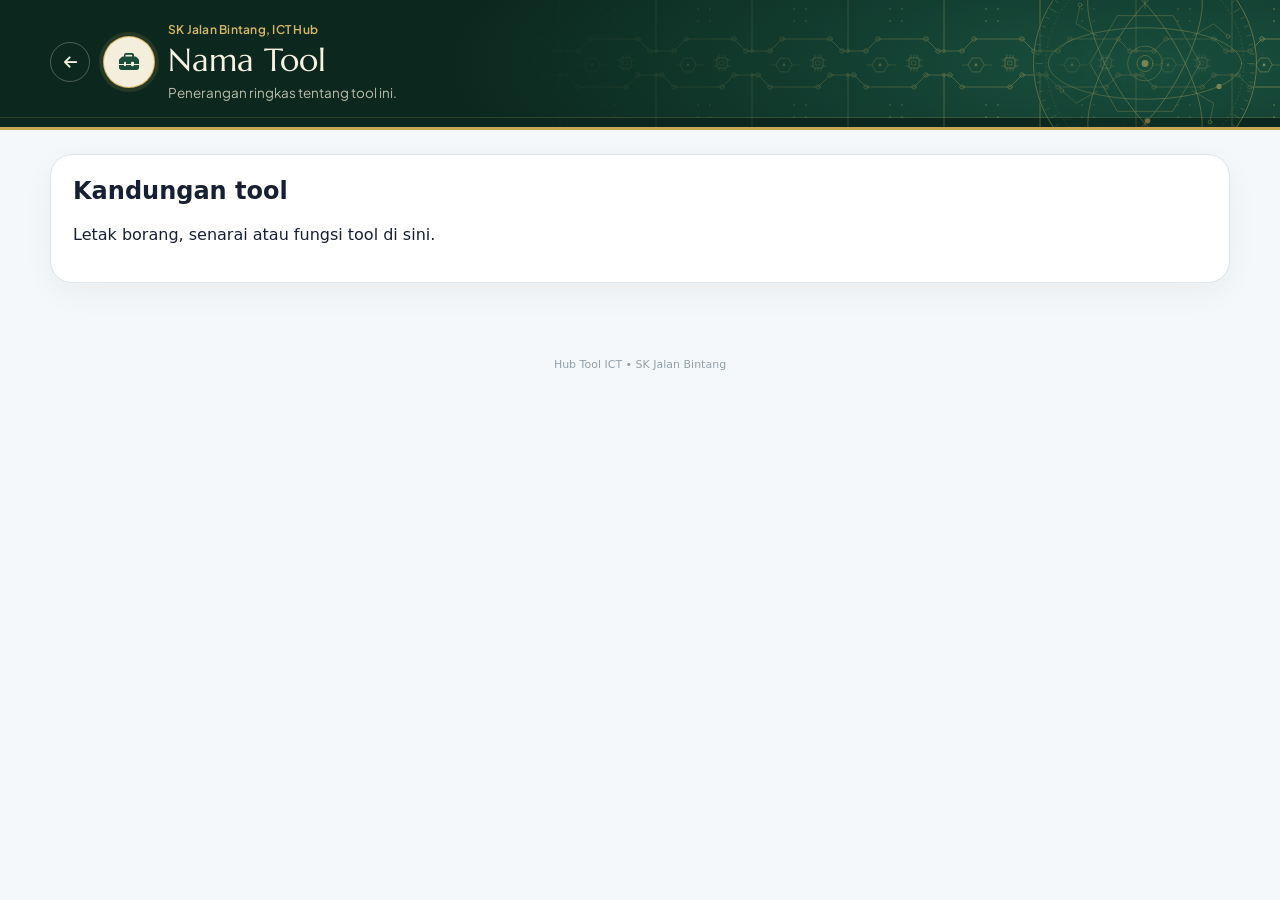
<file: _template-tool.html>
<!DOCTYPE html>
<html lang="ms">
<head>
<script src="./site-config.js"></script>
<meta charset="UTF-8">
<meta name="viewport" content="width=device-width, initial-scale=1.0, viewport-fit=cover">
<meta name="theme-color" content="#071a16">
<title>Nama Tool • Hub Tool ICT</title>
<link rel="icon" href="data:,">
<!-- Header bersama ICT HUB: WAJIB untuk setiap tool -->
<script src="ict-header.js"></script>
<!--
  TEMPLAT TOOL BAHARU ICT HUB
  1. Salin fail ini dan namakan semula (contoh: kehadiran.html).
  2. Tukar <title> dan atribut <ict-header> di bawah.
     Ikon: https://fontawesome.com/search?ic=free (contoh "fa-solid fa-clipboard-check")
  3. Tulis kandungan tool dalam <main>.
  4. Tambah tool di Panel Pentadbir ICT HUB, jenis URL:
     https://skjalanbintang.github.io/destarx/kehadiran.html
  Jangan letak butang log keluar dalam header.
-->
<style>
  * { box-sizing:border-box; }
  body {
    margin:0; background:#f5f8fa; color:#172033;
    font-family:Inter,ui-sans-serif,system-ui,-apple-system,BlinkMacSystemFont,"Segoe UI",sans-serif;
  }
  main { width:min(1180px,calc(100% - 32px)); margin:24px auto 50px; }
  .card {
    background:#fff; border:1px solid #dce5eb; border-radius:22px; padding:22px;
    box-shadow:0 10px 30px #18314d0d;
  }
  .footer { text-align:center; color:#91a0ae; font-size:11px; padding:25px; }
</style>
</head>
<body>

<ict-header
  icon="fa-solid fa-toolbox"
  title="Nama Tool"
  subtitle="Penerangan ringkas tentang tool ini.">
</ict-header>

<main>
  <section class="card">
    <h2 style="margin-top:0">Kandungan tool</h2>
    <p>Letak borang, senarai atau fungsi tool di sini.</p>
  </section>
</main>

<div class="footer">Hub Tool ICT • SK Jalan Bintang</div>

<!--
  Jika tool perlu log masuk guru (Firebase), selepas guru disahkan panggil:
    ICTHeader.setUser(namaGuru, "GURU");   // atau "ADMIN"
  Rujuk aktiviti.html sebagai contoh lengkap.
-->
</body>
</html>
</file>
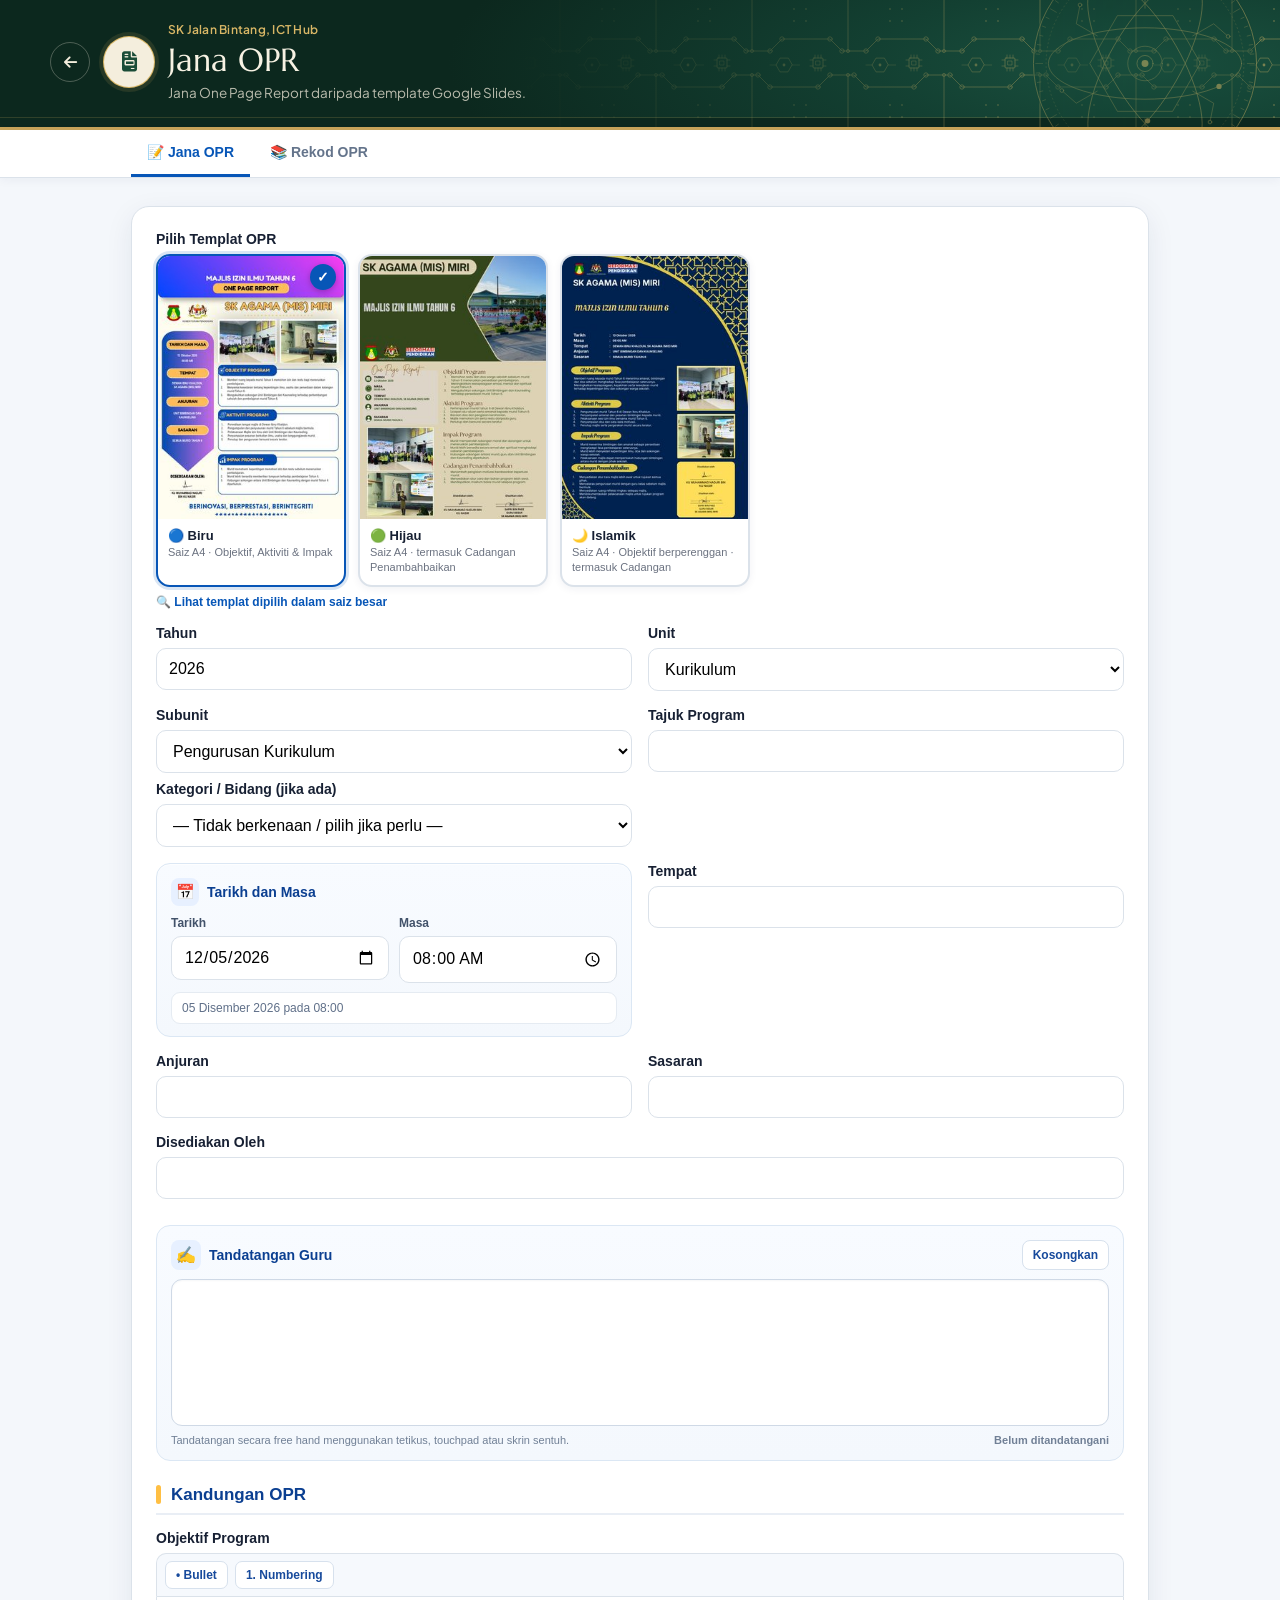
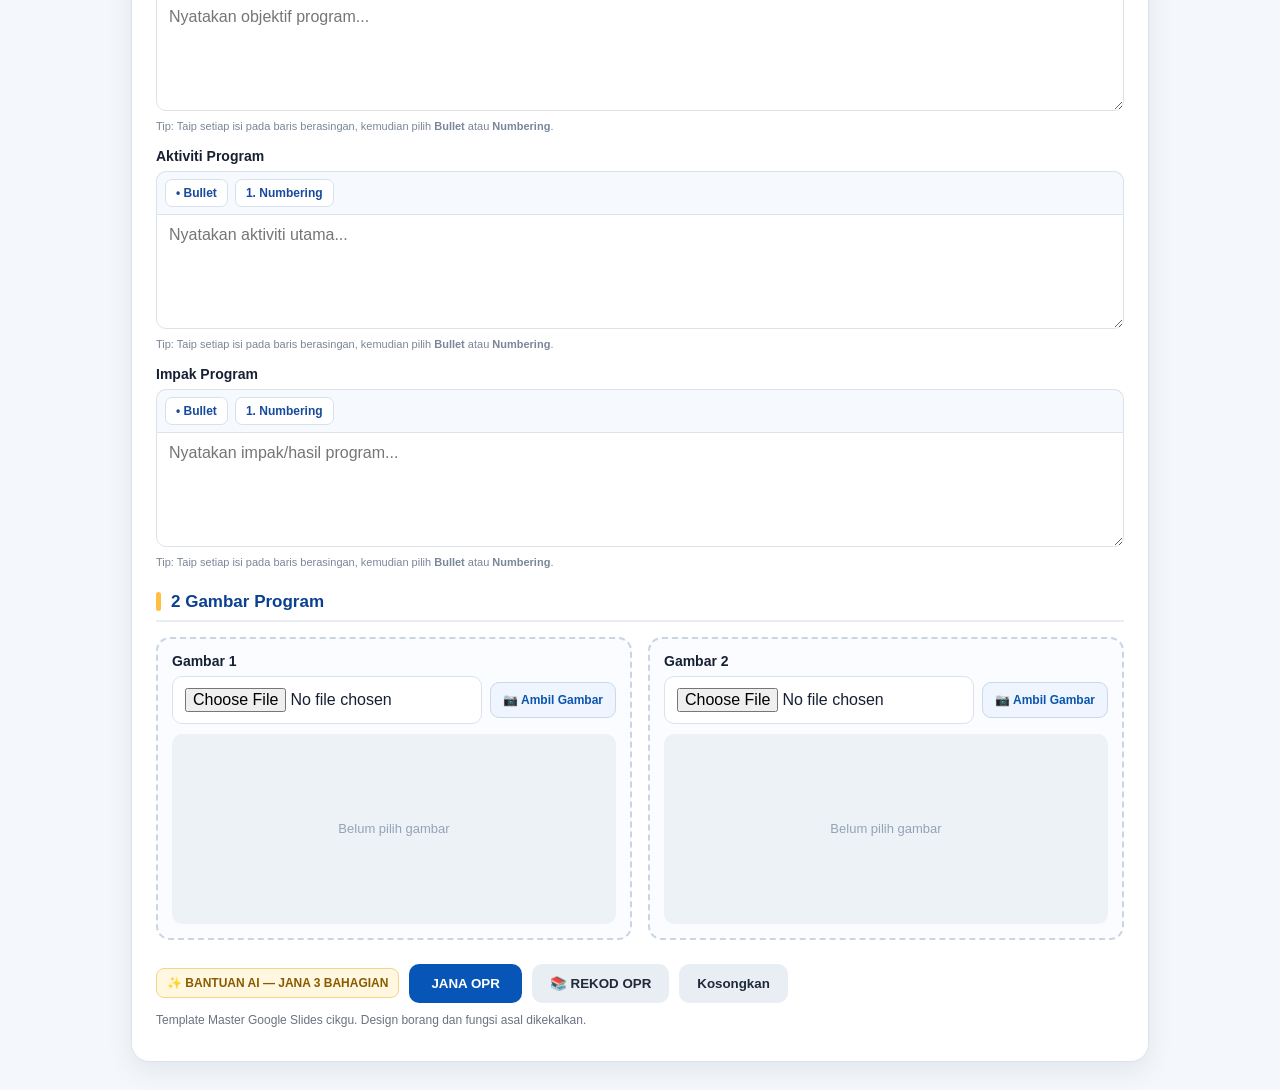
<file: opr.html>
<!DOCTYPE html>
<html lang="ms">
<head>
<script src="./site-config.js"></script>
<meta charset="UTF-8">
<meta name="viewport" content="width=device-width,initial-scale=1">
<script src="ict-header.js"></script>
<title>OPR Generator — SK Jalan Bintang</title>
<style>
:root{--blue:#0756b7;--blue2:#0b3f91;--yellow:#ffbf43;--bg:#f4f7fb;--text:#172033;--muted:#6b7280;--line:#dbe2ea;--ok:#16834a;--danger:#c62828}
*{box-sizing:border-box}body{margin:0;font-family:Arial,Helvetica,sans-serif;background:var(--bg);color:var(--text)}
.wrap{max-width:1050px;margin:28px auto;padding:0 16px}.card{background:#fff;border:1px solid var(--line);border-radius:18px;box-shadow:0 8px 28px rgba(15,40,80,.08);overflow:hidden}
.head{background:linear-gradient(135deg,var(--blue2),var(--blue));color:#fff;padding:24px 26px}.head h1{margin:0 0 5px;font-size:24px}.head p{margin:0;opacity:.9}
.body{padding:24px}.grid{display:grid;grid-template-columns:1fr 1fr;gap:16px}.full{grid-column:1/-1}
label{display:block;font-weight:700;font-size:14px;margin-bottom:7px}
input,select,textarea{width:100%;border:1px solid var(--line);border-radius:10px;padding:11px 12px;font:inherit;background:#fff;outline:none}
input:focus,select:focus,textarea:focus{border-color:var(--blue);box-shadow:0 0 0 3px rgba(7,86,183,.1)}
textarea{min-height:115px;resize:vertical}.section{font-size:17px;font-weight:800;color:var(--blue2);border-bottom:2px solid #e9eef5;padding-bottom:8px;margin:24px 0 15px}
.photos{display:grid;grid-template-columns:1fr 1fr;gap:16px}.photo{border:2px dashed #cbd5e1;border-radius:14px;padding:14px;background:#fafcff}
.preview{height:190px;border-radius:10px;background:#edf2f7;display:flex;align-items:center;justify-content:center;overflow:hidden;margin-top:10px;color:#94a3b8;font-size:13px}.preview img{width:100%;height:100%;object-fit:cover;display:block}
.actions{display:flex;gap:10px;align-items:center;flex-wrap:wrap;margin-top:24px}
button{border:0;border-radius:10px;padding:12px 18px;font-weight:800;cursor:pointer}.primary{background:var(--blue);color:#fff}.primary:hover{background:var(--blue2)}.secondary{background:#e9eef5;color:#1f2937}
button:disabled{opacity:.55;cursor:not-allowed}.status{margin-top:18px;padding:14px;border-radius:10px;display:none;line-height:1.5}.status.show{display:block}.status.ok{background:#eaf8f0;color:var(--ok)}.status.err{background:#fff0f0;color:var(--danger)}.status.info{background:#eef5ff;color:#174a9c}
.links{display:flex;gap:10px;flex-wrap:wrap;margin-top:10px}.links a{display:inline-block;padding:9px 12px;border-radius:8px;background:#fff;border:1px solid var(--line);color:var(--blue);text-decoration:none;font-weight:700}.small{font-size:12px;color:var(--muted)}
@media(max-width:720px){.grid,.photos{grid-template-columns:1fr}.full{grid-column:auto}.wrap{margin:10px auto}.body{padding:16px}}

/* V1.7 UI polish */
.head{position:relative}
.head:after{content:"OPR • 2026";position:absolute;right:24px;top:24px;font-size:11px;font-weight:800;letter-spacing:.08em;background:rgba(255,255,255,.14);padding:7px 10px;border-radius:999px}
.date-time-card{background:linear-gradient(180deg,#f8fbff,#f4f8fd);border:1px solid #dbe7f4;border-radius:14px;padding:14px 14px 12px;box-shadow:inset 0 1px 0 rgba(255,255,255,.8)}
.dt-title{display:flex;align-items:center;gap:8px;font-weight:800;color:var(--blue2);font-size:14px;margin-bottom:10px}
.dt-icon{width:28px;height:28px;display:grid;place-items:center;border-radius:8px;background:#e7f0ff;font-size:15px}
.dt-grid{display:grid;grid-template-columns:1fr 1fr;gap:10px}
.dt-field label{font-size:12px;color:#42526a;margin-bottom:6px}
input[type=date],input[type=time]{padding:11px 12px;cursor:pointer}
.dt-preview{margin-top:9px;font-size:12px;color:#607089;background:#fff;border:1px solid #e5ebf2;border-radius:9px;padding:8px 10px}
.section{display:flex;align-items:center;gap:10px}
.section:before{content:"";width:5px;height:19px;border-radius:999px;background:var(--yellow);display:inline-block}
.photos .photo{transition:.18s ease}
.photos .photo:hover{border-color:#9db8dc;box-shadow:0 5px 18px rgba(15,40,80,.06)}
input,select,textarea{transition:border-color .15s,box-shadow .15s}
button{transition:transform .12s,box-shadow .12s}
button:not(:disabled):hover{transform:translateY(-1px);box-shadow:0 5px 12px rgba(15,40,80,.12)}
.primary{padding-left:22px;padding-right:22px}
@media(max-width:720px){.dt-grid{grid-template-columns:1fr}.head:after{display:none}}

/* V1.9 — OPR text formatting + freehand signature */
.editor-wrap{position:relative}
.editor-toolbar{display:flex;gap:7px;align-items:center;background:#f6f9fd;border:1px solid var(--line);border-bottom:0;border-radius:10px 10px 0 0;padding:7px 8px}
.editor-toolbar .format-btn{background:#fff;color:#174a9c;border:1px solid #d7e1ed;border-radius:7px;padding:7px 10px;font-size:12px;line-height:1;font-weight:800;box-shadow:none;transform:none}
.editor-toolbar .format-btn:hover{background:#eef5ff;border-color:#b9cce4;box-shadow:none;transform:none}
.editor-wrap textarea{border-radius:0 0 10px 10px;min-height:115px}
.editor-hint{font-size:11px;color:#7a8798;margin-top:5px}
 .ai-toolbar{display:flex;gap:7px;align-items:center;flex-wrap:wrap;margin:7px 0 8px}.ai-btn{border:1px solid #c9d9ee;background:#eef5ff;color:#0b4d9e;border-radius:8px;padding:7px 10px;font-size:12px;font-weight:800;cursor:pointer}.ai-btn:hover{background:#e3efff;border-color:#a9c5e7}.ai-btn.all{background:#fff7df;color:#8a5a00;border-color:#f0d58a}.ai-btn:disabled{opacity:.55;cursor:not-allowed}.ai-note{font-size:11px;color:#7a8798}

/* V1.9 — freehand signature pad */
.signature-card{
  margin-top:10px;
  border:1px solid #dbe7f4;
  border-radius:14px;
  background:linear-gradient(180deg,#f8fbff,#f4f8fd);
  padding:14px;
}
.signature-head{
  display:flex;align-items:center;justify-content:space-between;gap:12px;
  margin-bottom:9px;
}
.signature-title{
  display:flex;align-items:center;gap:8px;font-weight:800;color:var(--blue2);font-size:14px;
}
.signature-icon{
  width:30px;height:30px;display:grid;place-items:center;border-radius:8px;
  background:#e7f0ff;font-size:16px;
}
.signature-tools{display:flex;gap:7px;align-items:center}
.signature-btn{
  border:1px solid #d7e1ed;background:#fff;color:#174a9c;border-radius:8px;
  padding:7px 10px;font-size:12px;font-weight:800;cursor:pointer;
}
.signature-btn:hover{background:#eef5ff;border-color:#b9cce4}
.signature-canvas-wrap{
  background:#fff;border:1px solid #cfd9e6;border-radius:11px;
  overflow:hidden;box-shadow:inset 0 1px 2px rgba(15,40,80,.04);
}
#signatureCanvas{
  display:block;width:100%;height:145px;touch-action:none;cursor:crosshair;
}
.signature-meta{
  display:flex;justify-content:space-between;gap:10px;margin-top:8px;
  font-size:11px;color:#718096;
}
.signature-status{font-weight:700}
.signature-status.ready{color:#16734b}
.signature-status.empty{color:#718096}
@media(max-width:720px){#signatureCanvas{height:130px}.signature-head{align-items:flex-start;flex-direction:column}.signature-tools{width:100%}}

/* V1.10 — mobile camera capture */
.file-camera-row{display:flex;gap:8px;align-items:center}
.file-camera-row>input[type=file]{flex:1;min-width:0}
.camera-btn{border:1px solid #cbd8e8;background:#eef5ff;color:#0b55ad;border-radius:9px;padding:10px 12px;font-weight:800;font-size:12px;white-space:nowrap;cursor:pointer}
.camera-btn:hover{background:#e2efff;border-color:#9fb9da;transform:translateY(-1px)}
.camera-input{position:absolute!important;width:1px!important;height:1px!important;opacity:0!important;pointer-events:none!important}
@media(max-width:760px){.file-camera-row{flex-direction:column;align-items:stretch}.camera-btn{width:100%;padding:11px 12px;font-size:13px}.file-camera-row>input[type=file]{width:100%}}


.result-btn{
  display:inline-flex !important;
  align-items:center !important;
  justify-content:center !important;
  gap:7px !important;
  min-width:155px !important;
  min-height:44px !important;
  box-sizing:border-box !important;
  margin:8px 10px 0 0 !important;
  padding:11px 18px !important;
  border-radius:9px !important;
  background:#0b5dbb !important;
  color:#ffffff !important;
  -webkit-text-fill-color:#ffffff !important;
  text-decoration:none !important;
  font-weight:800 !important;
  font-size:13px !important;
  line-height:1.2 !important;
  font-family:Arial,sans-serif !important;
  border:1px solid #0b5dbb !important;
  opacity:1 !important;
  visibility:visible !important;
}
.result-btn:visited,
.result-btn:hover,
.result-btn:active{
  color:#ffffff !important;
  -webkit-text-fill-color:#ffffff !important;
  text-decoration:none !important;
}
.result-btn.pdf{
  background:#14804a !important;
  border-color:#14804a !important;
}

/* V1.30 — PREMIUM SCHOOL HEADER / LOGO + PHOTO */
.head{
  position:relative;
  min-height:390px;
  padding:34px 34px 28px;
  overflow:hidden;
  isolation:isolate;
  background:
    linear-gradient(90deg,rgba(5,48,112,.98) 0%,rgba(7,78,160,.94) 43%,rgba(7,78,160,.70) 62%,rgba(4,45,96,.30) 100%),
    url('assets/sekolah.jpg') center right/cover no-repeat;
  color:#fff;
}
.head:before{
  content:"";position:absolute;inset:0;z-index:-1;
  background:radial-gradient(circle at 15% 10%,rgba(58,198,255,.28),transparent 34%),linear-gradient(180deg,transparent 58%,rgba(2,29,63,.35));
}
.head:after{
  content:"OPR • 2026";
  position:absolute;right:28px;top:24px;
  font-size:13px;font-weight:900;letter-spacing:.05em;
  background:rgba(15,108,214,.88);
  border:1px solid rgba(255,255,255,.18);
  box-shadow:0 8px 22px rgba(0,30,80,.22),inset 0 1px 0 rgba(255,255,255,.18);
  padding:10px 16px;border-radius:999px;
  backdrop-filter:blur(8px);
}
.head-inner{position:relative;z-index:2;display:grid;grid-template-columns:150px minmax(0,1fr);gap:24px;align-items:center;max-width:100%;padding-top:12px}
.head-logo-wrap{width:132px;height:132px;border-radius:24px;background:rgba(255,255,255,.96);padding:8px;box-shadow:0 12px 32px rgba(0,25,70,.30),0 0 0 1px rgba(255,255,255,.28);display:grid;place-items:center}
.head-logo{width:100%;height:100%;object-fit:contain;border-radius:17px;display:block}
.head-copy{min-width:0;padding-right:175px}
.head h1{margin:0;font-size:clamp(34px,4vw,56px);line-height:1.02;letter-spacing:-.035em;font-weight:900;text-shadow:0 3px 18px rgba(0,25,70,.22)}
.head h1 span{color:#9ee8ff}
.head p{margin:10px 0 0;font-size:clamp(15px,1.7vw,19px);line-height:1.45;opacity:.96}
.head-sub{font-size:14px!important;opacity:.86!important;margin-top:7px!important}
.head-line{width:250px;height:4px;border-radius:99px;margin-top:15px;background:linear-gradient(90deg,#24c8ff,#ffd23f);box-shadow:0 0 14px rgba(36,200,255,.35)}
.head-features{display:flex;gap:9px;flex-wrap:wrap;margin-top:20px}
.head-feature{display:flex;align-items:center;gap:9px;padding:8px 12px;border:1px solid rgba(255,255,255,.17);border-radius:12px;background:rgba(5,32,75,.30);backdrop-filter:blur(7px);box-shadow:inset 0 1px 0 rgba(255,255,255,.08)}
.head-feature-icon{width:30px;height:30px;border-radius:50%;display:grid;place-items:center;background:rgba(255,255,255,.10);border:1px solid rgba(255,255,255,.32);font-size:15px}
.head-feature strong{display:block;font-size:12px;letter-spacing:.04em}.head-feature small{display:block;font-size:10px;opacity:.76;margin-top:1px}
.head-slogan{position:absolute;right:30px;bottom:24px;z-index:2;max-width:245px;text-align:right;font-size:16px;line-height:1.2;font-style:italic;font-weight:800;text-shadow:0 2px 10px rgba(0,0,0,.35)}
.head-slogan:after{content:"";display:block;width:105px;height:3px;background:#ffd23f;border-radius:99px;margin:8px 0 0 auto;transform:rotate(-3deg)}
@media(max-width:820px){
  .head{min-height:355px;padding:25px 22px 24px;background-position:center right}
  .head-inner{grid-template-columns:92px minmax(0,1fr);gap:16px;align-items:start;padding-top:15px}
  .head-logo-wrap{width:88px;height:88px;border-radius:18px;padding:6px}
  .head-copy{padding-right:0}
  .head h1{font-size:34px}.head p{font-size:14px}.head-sub{font-size:12px!important}
  .head-features{gap:6px;margin-top:14px}.head-feature{padding:6px 8px}.head-feature-icon{width:25px;height:25px;font-size:12px}.head-feature strong{font-size:10px}.head-feature small{font-size:9px}
  .head-slogan{display:none}.head:after{right:18px;top:16px;font-size:11px;padding:8px 11px}
}
@media(max-width:520px){
  .head{min-height:300px;padding:20px 16px 18px;background-position:65% center}
  .head:after{top:14px;right:14px}.head-inner{grid-template-columns:62px minmax(0,1fr);gap:12px;padding-top:34px}
  .head-logo-wrap{width:60px;height:60px;border-radius:14px;padding:4px}.head h1{font-size:27px}.head p{font-size:12px;line-height:1.3;margin-top:6px}.head-sub{font-size:10px!important;margin-top:4px!important}.head-line{width:150px;height:3px;margin-top:9px}.head-features{display:none}
}

/* V1.29 — MOBILE AI CONNECTION FIX + REKOD OPR */
.history-modal{position:fixed;inset:0;background:rgba(10,24,45,.62);z-index:9999;display:none;padding:18px}
.history-modal.show{display:flex;align-items:center;justify-content:center}
.history-panel{width:min(1180px,100%);height:min(92vh,900px);background:#fff;border-radius:18px;box-shadow:0 20px 60px rgba(0,0,0,.25);overflow:hidden;display:flex;flex-direction:column}
.history-head{background:linear-gradient(135deg,var(--blue2),var(--blue));color:#fff;padding:17px 20px;display:flex;align-items:center;justify-content:space-between;gap:12px}
.history-head h2{margin:0;font-size:19px}.history-head p{margin:4px 0 0;font-size:11px;opacity:.9}
.history-close{background:rgba(255,255,255,.15);color:#fff;border:1px solid rgba(255,255,255,.25);padding:8px 12px;border-radius:9px}
.history-tools{padding:13px 16px;border-bottom:1px solid var(--line);background:#f8fbff;display:grid;grid-template-columns:2fr 1fr 1.2fr 1fr auto;gap:8px}
.history-tools input,.history-tools select{padding:9px 10px;font-size:12px}.history-tools button{padding:9px 13px;font-size:12px}
.history-summary{padding:9px 16px;font-size:12px;color:#64748b;border-bottom:1px solid #edf1f5}
.history-list{padding:14px 16px;overflow:auto;flex:1;background:#f4f7fb}
.history-card{background:#fff;border:1px solid #dbe3ed;border-radius:13px;padding:13px;margin-bottom:10px;box-shadow:0 3px 12px rgba(15,40,80,.05)}
.history-title{font-weight:800;color:#123f78;font-size:15px;margin-bottom:6px}.history-meta{display:flex;flex-wrap:wrap;gap:6px;margin-bottom:8px}.history-chip{background:#eef5ff;color:#345b86;border-radius:999px;padding:4px 8px;font-size:10px;font-weight:700}.history-chip.ok{background:#eaf8f0;color:#16734b}.history-grid{display:grid;grid-template-columns:repeat(3,1fr);gap:7px;font-size:11px;color:#526276}.history-grid b{color:#27384f}.history-actions{display:flex;flex-wrap:wrap;gap:7px;margin-top:10px}.history-actions a{display:inline-flex;align-items:center;gap:5px;padding:7px 10px;border-radius:8px;background:#0b5dbb;color:#fff;text-decoration:none;font-size:11px;font-weight:800}.history-actions a.pdf{background:#14804a}.history-actions a.folder{background:#6b5b00}.history-detail{margin-top:9px;border-top:1px dashed #dbe3ed;padding-top:8px}.history-detail summary{cursor:pointer;color:#174a9c;font-size:11px;font-weight:800}.history-detail pre{white-space:pre-wrap;font-family:Arial,sans-serif;font-size:11px;line-height:1.45;color:#42526a;margin:8px 0 0}.history-empty{text-align:center;padding:50px 20px;color:#718096}.history-loading{text-align:center;padding:30px;color:#526276}
.history-more{display:flex;justify-content:center;padding:6px 0 16px}.history-more button{min-width:150px}
@media(max-width:820px){.history-tools{grid-template-columns:1fr 1fr}.history-tools input{grid-column:1/-1}.history-grid{grid-template-columns:1fr 1fr}}
@media(max-width:520px){.history-modal{padding:0}.history-panel{height:100vh;border-radius:0}.history-head{padding:14px}.history-tools{grid-template-columns:1fr}.history-grid{grid-template-columns:1fr}.history-list{padding:10px}}
/* V2 — Tab Jana / Rekod + edit rekod */
.opr-tabs{position:sticky;top:0;z-index:40;background:#fff;border-bottom:1px solid var(--line);box-shadow:0 2px 10px rgba(15,40,80,.05)}
.opr-tabs-inner{max-width:1050px;margin:0 auto;padding:0 16px;display:flex;gap:4px;overflow-x:auto}
.opr-tab{border:0;background:none;padding:14px 16px;margin:0;font-weight:800;font-size:14px;color:#64748b;border-bottom:3px solid transparent;border-radius:0;cursor:pointer;white-space:nowrap;box-shadow:none}
.opr-tab:hover{color:var(--blue);background:none}
.opr-tab.active{color:var(--blue);border-bottom-color:var(--blue)}
.tab-panel[hidden]{display:none!important}
#historyModal.history-modal{position:static;display:block;background:none;padding:0;z-index:auto;inset:auto}
#historyModal .history-panel{width:100%;height:auto;min-height:60vh;border-radius:18px;box-shadow:0 8px 28px rgba(15,40,80,.08);border:1px solid var(--line)}
#historyModal .history-close{display:none}
#historyModal .history-list{overflow:visible}
.history-actions .history-edit{display:inline-flex;align-items:center;gap:4px;border:1px solid #f2c94c;background:#fff8e1;color:#7a5600;border-radius:9px;padding:7px 11px;font-size:12px;font-weight:800;cursor:pointer;margin:0}
.history-actions .history-edit:hover{background:#ffefb0}
.history-actions .history-delete{display:inline-flex;align-items:center;gap:4px;border:1px solid #f5c2c7;background:#fff1f2;color:#b42318;border-radius:9px;padding:7px 11px;font-size:12px;font-weight:800;cursor:pointer;margin:0}
.history-actions .history-delete:hover{background:#ffe4e6}
.history-actions .history-delete:disabled{opacity:.6;cursor:wait}
.history-card.removing{opacity:.45;pointer-events:none}
.edit-banner{display:flex;align-items:flex-start;justify-content:space-between;gap:12px;margin:0 0 16px;padding:12px 14px;border-radius:12px;background:#fff8e1;border:1px solid #f2c94c;color:#5c4300;font-size:13px}
.edit-banner[hidden]{display:none}
.edit-banner b{display:block;font-size:14px;margin-bottom:3px}
.edit-banner button{flex:0 0 auto;padding:8px 12px;font-size:12px}
#cadanganWrap[hidden]{display:none!important}
.tpl-grid{display:grid;grid-template-columns:repeat(auto-fill,minmax(150px,190px));gap:12px;margin-top:6px}
.tpl-card{position:relative;display:flex;flex-direction:column;align-items:stretch;gap:0;padding:0;margin:0;background:#fff;border:2px solid var(--line);border-radius:14px;overflow:hidden;cursor:pointer;text-align:left;box-shadow:0 2px 8px rgba(15,40,80,.06);transition:border-color .15s,box-shadow .15s,transform .15s;color:var(--text);font:inherit}
.tpl-card[hidden]{display:none!important}
.tpl-card:hover{border-color:#9db9e0;transform:translateY(-1px)}
.tpl-card[aria-checked="true"]{border-color:var(--blue);box-shadow:0 0 0 3px rgba(7,86,183,.15)}
.tpl-thumb{display:block;aspect-ratio:260/368;background:#eef2f7;overflow:hidden}
.tpl-thumb img{display:block;width:100%;height:100%;object-fit:cover}
.tpl-info{display:flex;flex-direction:column;gap:2px;padding:9px 10px 10px}
.tpl-name{font-weight:800;font-size:13px}
.tpl-desc{font-size:11px;color:var(--muted);line-height:1.35}
.tpl-check{position:absolute;top:8px;right:8px;width:26px;height:26px;border-radius:50%;background:var(--blue);color:#fff;display:none;align-items:center;justify-content:center;font-weight:900;font-size:14px;box-shadow:0 2px 6px rgba(0,0,0,.25)}
.tpl-card[aria-checked="true"] .tpl-check{display:flex}
.tpl-zoom-row{margin-top:8px;font-size:12px}
.tpl-zoom-row a{color:var(--blue);font-weight:700;text-decoration:none}
@media(max-width:700px){
  .tpl-grid{display:flex;gap:12px;overflow-x:auto;scroll-snap-type:x mandatory;-webkit-overflow-scrolling:touch;
    padding:4px 4px 10px;margin:6px -4px 0;scrollbar-width:none;overscroll-behavior-x:contain}
  .tpl-grid::-webkit-scrollbar{display:none}
  .tpl-card{flex:0 0 44%;max-width:190px;scroll-snap-align:start}
  .tpl-card:hover{transform:none}
}
.tpl-dots{display:none;justify-content:center;gap:6px;margin-top:2px}
.tpl-dots span{width:7px;height:7px;border-radius:50%;background:#c9d4e2;transition:background .2s,width .2s}
.tpl-dots span.on{background:var(--blue);width:18px;border-radius:4px}
@media(max-width:700px){.tpl-dots{display:flex}}
@media(max-width:520px){#historyModal .history-panel{height:auto;border-radius:14px}.opr-tab{padding:12px 12px;font-size:13px}}
</style>
</head>
<body>
<ict-header
  icon="fa-solid fa-file-invoice"
  title="Jana OPR"
  subtitle="Jana One Page Report daripada template Google Slides.">
</ict-header>
<nav class="opr-tabs" aria-label="Menu OPR">
  <div class="opr-tabs-inner" role="tablist">
    <button type="button" class="opr-tab active" id="tabBtnJana" role="tab" aria-selected="true" data-tab="jana">📝 Jana OPR</button>
    <button type="button" class="opr-tab" id="tabBtnRekod" role="tab" aria-selected="false" data-tab="rekod">📚 Rekod OPR</button>
  </div>
</nav>
<div id="tabJana" class="tab-panel">
<div class="wrap"><div class="card">
<div class="body">
<div id="editBanner" class="edit-banner" hidden>
  <div><b>✏️ Mengemaskini OPR: <span id="editTitle"></span></b>
  Ubah maklumat yang perlu, kemudian tekan <b style="display:inline">KEMASKINI OPR</b>. Biarkan gambar dan tandatangan kosong untuk mengekalkan yang lama.</div>
  <button type="button" class="secondary" id="cancelEditBtn">Batal Edit</button>
</div>
<form id="oprForm" autocomplete="off">
<div class="grid">
<div class="full template-pick">
  <label id="templatLabel">Pilih Templat OPR</label>
  <input type="hidden" id="templat" name="templat" value="biru">
  <div class="tpl-grid" role="radiogroup" aria-labelledby="templatLabel">
    <button type="button" class="tpl-card" role="radio" aria-checked="true" data-templat="biru">
      <span class="tpl-thumb"><img src="assets/opr-templat-biru.jpg?v=20261014b" alt="Pratonton templat Biru" loading="lazy"></span>
      <span class="tpl-info">
        <span class="tpl-name">🔵 Biru</span>
        <span class="tpl-desc">Saiz A4 · Objektif, Aktiviti &amp; Impak</span>
      </span>
      <span class="tpl-check" aria-hidden="true">✓</span>
    </button>
    <button type="button" class="tpl-card" role="radio" aria-checked="false" data-templat="hijau">
      <span class="tpl-thumb"><img src="assets/opr-templat-hijau.jpg?v=20261014d" alt="Pratonton templat Hijau" loading="lazy"></span>
      <span class="tpl-info">
        <span class="tpl-name">🟢 Hijau</span>
        <span class="tpl-desc">Saiz A4 · termasuk Cadangan Penambahbaikan</span>
      </span>
      <span class="tpl-check" aria-hidden="true">✓</span>
    </button>
    <button type="button" class="tpl-card" role="radio" aria-checked="false" data-templat="islamik">
      <span class="tpl-thumb"><img src="assets/opr-templat-islamik.jpg?v=20261014c" alt="Pratonton templat Islamik" loading="lazy"></span>
      <span class="tpl-info">
        <span class="tpl-name">🌙 Islamik</span>
        <span class="tpl-desc">Saiz A4 · Objektif berperenggan · termasuk Cadangan</span>
      </span>
      <span class="tpl-check" aria-hidden="true">✓</span>
    </button>
  </div>
  <div class="tpl-dots" id="tplDots" aria-hidden="true"></div>
  <div class="tpl-zoom-row"><a id="tplZoom" href="assets/opr-templat-biru-besar.jpg?v=20261014b" target="_blank" rel="noopener">🔍 Lihat templat dipilih dalam saiz besar</a></div>
</div>
<div><label for="tahun">Tahun</label><input id="tahun" name="tahun" type="number" min="2020" max="2100" required></div>
<div><label for="unit">Unit</label><select id="unit" name="unit" required></select></div>
<div><label for="subunit">Subunit</label><select id="subunit" name="subunit"></select><input id="subunitManual" type="text" placeholder="Masukkan subunit" style="display:none;margin-top:8px"></div>
<div><label for="tajuk">Tajuk Program</label><input id="tajuk" name="tajuk" maxlength="180" required></div>
<div class="date-time-card">
  <div class="dt-title"><span class="dt-icon">📅</span><span>Tarikh dan Masa</span></div>
  <div class="dt-grid">
    <div class="dt-field">
      <label for="tarikh">Tarikh</label>
      <input id="tarikh" type="date" required>
    </div>
    <div class="dt-field">
      <label for="masa">Masa</label>
      <input id="masa" type="time" required>
    </div>
  </div>
  <input id="tarikh_masa" name="tarikh_masa" type="hidden">
  <div class="dt-preview" id="tarikhMasaPreview">Pilih tarikh dan masa program</div>
</div>
<div><label for="tempat">Tempat</label><input id="tempat" name="tempat" maxlength="160" required></div>
<div><label for="anjuran">Anjuran</label><input id="anjuran" name="anjuran" maxlength="160" required></div>
<div><label for="sasaran">Sasaran</label><input id="sasaran" name="sasaran" maxlength="160" required></div>
<div class="full"><label for="disediakan_oleh">Disediakan Oleh</label><input id="disediakan_oleh" name="disediakan_oleh" maxlength="160" required></div>
<div class="full signature-card">
  <div class="signature-head">
    <div class="signature-title"><span class="signature-icon">✍️</span><span>Tandatangan Guru</span></div>
    <div class="signature-tools">
      <button type="button" class="signature-btn" id="clearSignature">Kosongkan</button>
    </div>
  </div>
  <div class="signature-canvas-wrap">
    <canvas id="signatureCanvas" aria-label="Ruang tandatangan free hand"></canvas>
  </div>
  <div class="signature-meta">
    <span>Tandatangan secara free hand menggunakan tetikus, touchpad atau skrin sentuh.</span>
    <span id="signatureStatus" class="signature-status empty">Belum ditandatangani</span>
  </div>
</div>

</div>
<div class="section">Kandungan OPR</div>
<div class="grid">
<div class="full editor-wrap">
<label for="objektif">Objektif Program</label>
<div class="editor-toolbar" role="toolbar" aria-label="Format Objektif Program">
  <button type="button" class="format-btn" data-editor="objektif" data-format="bullet" title="Tambah bullet pada baris terpilih">• Bullet</button>
  <button type="button" class="format-btn" data-editor="objektif" data-format="number" title="Tambah numbering pada baris terpilih">1. Numbering</button>
</div>
<textarea id="objektif" name="objektif" maxlength="1500" required placeholder="Nyatakan objektif program..."></textarea>
<div class="editor-hint">Tip: Taip setiap isi pada baris berasingan, kemudian pilih <b>Bullet</b> atau <b>Numbering</b>.</div>
</div>
<div class="full editor-wrap">
<label for="aktiviti">Aktiviti Program</label>
<div class="editor-toolbar" role="toolbar" aria-label="Format Aktiviti Program">
  <button type="button" class="format-btn" data-editor="aktiviti" data-format="bullet" title="Tambah bullet pada baris terpilih">• Bullet</button>
  <button type="button" class="format-btn" data-editor="aktiviti" data-format="number" title="Tambah numbering pada baris terpilih">1. Numbering</button>
</div>
<textarea id="aktiviti" name="aktiviti" maxlength="1800" required placeholder="Nyatakan aktiviti utama..."></textarea>
<div class="editor-hint">Tip: Taip setiap isi pada baris berasingan, kemudian pilih <b>Bullet</b> atau <b>Numbering</b>.</div>
</div>
<div class="full editor-wrap">
<label for="impak">Impak Program</label>
<div class="editor-toolbar" role="toolbar" aria-label="Format Impak Program">
  <button type="button" class="format-btn" data-editor="impak" data-format="bullet" title="Tambah bullet pada baris terpilih">• Bullet</button>
  <button type="button" class="format-btn" data-editor="impak" data-format="number" title="Tambah numbering pada baris terpilih">1. Numbering</button>
</div>
<textarea id="impak" name="impak" maxlength="1500" required placeholder="Nyatakan impak/hasil program..."></textarea>
<div class="editor-hint">Tip: Taip setiap isi pada baris berasingan, kemudian pilih <b>Bullet</b> atau <b>Numbering</b>.</div>
</div>
<div class="full editor-wrap" id="cadanganWrap" hidden>
<label for="cadangan">Cadangan Penambahbaikan</label>
<div class="editor-toolbar" role="toolbar" aria-label="Format Cadangan Penambahbaikan">
  <button type="button" class="format-btn" data-editor="cadangan" data-format="bullet" title="Tambah bullet pada baris terpilih">• Bullet</button>
  <button type="button" class="format-btn" data-editor="cadangan" data-format="number" title="Tambah numbering pada baris terpilih">1. Numbering</button>
</div>
<textarea id="cadangan" name="cadangan" maxlength="1200" placeholder="Nyatakan cadangan penambahbaikan program..."></textarea>
<div class="editor-hint">Bahagian ini dipaparkan dalam templat Hijau dan Islamik sahaja.</div>
</div>
</div>
<div class="section">2 Gambar Program</div>
<div class="photos">
<div class="photo"><label for="gambar1">Gambar 1</label><div class="file-camera-row"><input id="gambar1" type="file" accept="image/*" required><button type="button" class="camera-btn" id="camera1">📷 Ambil Gambar</button></div><input id="cameraInput1" type="file" accept="image/*" capture="environment" class="camera-input" tabindex="-1" aria-hidden="true"><div class="preview" id="preview1">Belum pilih gambar</div></div>
<div class="photo"><label for="gambar2">Gambar 2</label><div class="file-camera-row"><input id="gambar2" type="file" accept="image/*" required><button type="button" class="camera-btn" id="camera2">📷 Ambil Gambar</button></div><input id="cameraInput2" type="file" accept="image/*" capture="environment" class="camera-input" tabindex="-1" aria-hidden="true"><div class="preview" id="preview2">Belum pilih gambar</div></div>
</div>
<div class="actions"><button type="button" class="secondary ai-btn all" id="aiAllBtn">✨ BANTUAN AI — JANA 3 BAHAGIAN</button><button type="submit" class="primary" id="generateBtn">JANA OPR</button><button type="button" class="secondary" id="historyBtn">📚 REKOD OPR</button><button type="button" class="secondary" id="resetBtn">Kosongkan</button><span class="small">Template Master Google Slides cikgu. Design borang dan fungsi asal dikekalkan.</span></div>
</form>
<div id="status" class="status"></div><div id="resultLinks" class="links"></div>
</div></div></div>
</div><!-- /tabJana -->

<div id="tabRekod" class="tab-panel" hidden>
<div class="wrap">
<div id="historyModal" class="history-modal" aria-hidden="true">
  <div class="history-panel" role="dialog" aria-modal="true" aria-labelledby="historyTitle">
    <div class="history-head">
      <div><h2 id="historyTitle">📚 Rekod OPR</h2><p>Senarai OPR yang telah disimpan dalam Google Sheet OPR_DATA.</p></div>
      <button type="button" class="history-close" id="historyClose">✕ Tutup</button>
    </div>
    <div class="history-tools">
      <input id="historySearch" type="search" placeholder="Cari tajuk, tempat, anjuran, guru, unit...">
      <input id="historyYear" type="number" min="2020" max="2100" placeholder="Tahun">
      <select id="historyUnit"><option value="">Semua Unit</option></select>
      <select id="historyStatus"><option value="BERJAYA">Berjaya sahaja</option><option value="SEMUA">Semua status</option><option value="GAGAL">Gagal</option><option value="DITERIMA">Diterima</option></select>
      <button type="button" class="primary" id="historyRefresh">🔄 Muat Semula</button>
    </div>
    <div id="historySummary" class="history-summary">Belum dimuatkan.</div>
    <div id="historyList" class="history-list"><div class="history-empty">Tekan “Muat Semula” untuk melihat rekod OPR.</div></div>
    <div id="historyMore" class="history-more" style="display:none"><button type="button" class="secondary" id="historyLoadMore">Muat Lagi</button></div>
  </div>
</div>
</div><!-- /wrap -->
</div><!-- /tabRekod -->

<script>
const CONFIG={WEB_APP_URL:"https://blue-credit-158e.sekolah-8965.workers.dev/"};
/* V2 — ACCOUNT-INDEPENDENT BACKEND: browser -> Cloudflare Worker -> Apps Script. */

const STRUCTURE={
"Kurikulum":["Pengurusan Kurikulum","Pentaksiran","Panitia","Pusat Sumber","Pembestarian","Tahun 1","Pemantauan/Pencerapan","Program Akademik","Pelaksanaan 2026"],
"HEM":["Disiplin & Pengawas","Kebajikan & Bantuan","3K","Bimbingan & Kaunseling","Pengurusan Murid","Kerohanian","Program Khas HEM","Peraturan Sekolah"],
"Kokurikulum":[]
};
const KURIKULUM={
"Pengurusan Kurikulum":["Dasar Kurikulum","KPI Kurikulum","TS25","KBAT","PAK21","i-Think","PLC","STEM/STEAM","PBL","Kajian Tindakan","J-QAF"],
"Pentaksiran":["PBD","PETAPAK 1","PETAPAK 2","UASA","UPDLP","UPBA","SEGAK","BMI 5T–9T"],
"Panitia":["Bahasa Melayu","Bahasa Inggeris","Matematik","Sains","Bahasa Arab","Pendidikan Islam","Sejarah","PJPK","PSV","Muzik","RBT"],
"Pusat Sumber":["Perpustakaan","NILAM","Sudut Pidato","ICT PSS","TV PSS Al-Mawardi","Papan Kenyataan","Dokumentasi"],
"Pembestarian":["e-RPH","DELIMa","PKSK","PKL","TMK","Smartboard","QR Code MMI"],
"Tahun 1":["Transisi","Guru Penyayang","Teach In"],
"Pemantauan/Pencerapan":["Standard 4","e-RPH","Buku Latihan (BM)","Buku Latihan (BI)","Buku Latihan (Matematik)","Buku Latihan (Sains)","Buku Latihan (Bahasa Arab)","Buku Latihan (Pendidikan Islam)","Buku Latihan (PSV)","Buku Latihan (Muzik)","Buku Latihan (PJPK)","Buku Latihan (Sejarah)","Buku Latihan (RBT)"],
"Program Akademik":["Program Kecemerlangan Akademik","Program Intervensi Al-Quran Tahun 6","Kelas Gemilang","Dialog Prestasi","Program Literasi & Numerasi","PLAN/JEMUR","Remedial","Pasca Tahun 6"],
"Pelaksanaan 2026":["Mesyuarat Kurikulum","Mesyuarat Panitia","Pencerapan Guru","Semakan e-RPH","Semakan Buku Latihan","Penilaian PBD","PETAPAK 1","PETAPAK 2","UASA/UPDLP/UPBA","PLC Panitia","UPKK","Hari Pelaporan Akademik","Majlis Khatam Tahun 6","Majlis Anugerah Kecemerlangan"]
};
const HEM={
"Disiplin & Pengawas":["JK Disiplin","Pengawas","Ponteng"],
"Kebajikan & Bantuan":["BAP","KWAPM","SPBT","Zakat","eSarana","PIBK"],
"3K":["Kebersihan","Kesihatan","Keselamatan"],
"Bimbingan & Kaunseling":[],
"Pengurusan Murid":["Guru Kelas","Kehadiran","Keciciran","Ponteng","Kemasukan","Perhimpunan"],
"Kerohanian":["Yaasin","Asma al-Husna","Hadis 40","5S"],
"Program Khas HEM":["Lawatan","RIMUP","Hari Kanak-kanak","Guru Penyayang"],
"Peraturan Sekolah":[]
};

const $=id=>document.getElementById(id);
function setStatus(message,type="info"){const e=$("status");e.className="status show "+type;e.innerHTML=message}
function escapeHtml(s){return String(s||"").replace(/[&<>"']/g,m=>({"&":"&amp;","<":"&lt;",">":"&gt;",'"':"&quot;","'":"&#039;"}[m]))}
function populateUnits(){const u=$("unit");u.innerHTML="";Object.keys(STRUCTURE).forEach(x=>u.add(new Option(x,x)));u.add(new Option("Lain-lain","Lain-lain"));populateSubunits()}
function populateSubunits(){const unit=$("unit").value,s=$("subunit"),manual=$("subunitManual");s.innerHTML="";manual.style.display="none";(STRUCTURE[unit]||[]).forEach(x=>s.add(new Option(x,x)));s.add(new Option("Lain-lain / Masukkan sendiri","__MANUAL__"));if(!(STRUCTURE[unit]||[]).length){s.value="__MANUAL__";manual.style.display="block"}updateChildren()}
function updateChildren(){let old=$("categoryWrap");if(old)old.remove();const unit=$("unit").value,map=unit==="Kurikulum"?KURIKULUM:unit==="HEM"?HEM:null;if(map){const p=$("subunit").parentElement,w=document.createElement("div");w.id="categoryWrap";w.style.marginTop="8px";const l=document.createElement("label");l.textContent="Kategori / Bidang (jika ada)";const sel=document.createElement("select");sel.id="category";sel.name="category";sel.add(new Option("— Tidak berkenaan / pilih jika perlu —",""));(map[$("subunit").value]||[]).forEach(x=>sel.add(new Option(x,x)));w.append(l,sel);p.appendChild(w)}$("subunitManual").style.display=$("subunit").value==="__MANUAL__"?"block":"none"}
$("unit").addEventListener("change",populateSubunits);$("subunit").addEventListener("change",updateChildren);
function getSubunit(){return $("subunit").value==="__MANUAL__"?$("subunitManual").value.trim():$("subunit").value}
function readImage(file,maxSide=1000,quality=.72,ratio=4/3){return new Promise((resolve,reject)=>{if(!file)return reject(new Error("Gambar belum dipilih."));const r=new FileReader();r.onerror=()=>reject(new Error("Gagal membaca gambar."));r.onload=()=>{const img=new Image();img.onload=()=>{const TARGET=ratio;let sw=img.naturalWidth,sh=img.naturalHeight;const srcRatio=sw/sh;if(TARGET&&srcRatio>TARGET){sw=Math.round(sh*TARGET)}else if(TARGET&&srcRatio<TARGET){sh=Math.round(sw/TARGET)}let sx=Math.round((img.naturalWidth-sw)/2),sy=Math.round((img.naturalHeight-sh)/2);let w=sw,h=sh;const s=Math.min(1,maxSide/Math.max(w,h));w=Math.round(w*s);h=Math.round(h*s);const c=document.createElement("canvas");c.width=w;c.height=h;c.getContext("2d").drawImage(img,sx,sy,sw,sh,0,0,w,h);resolve(c.toDataURL("image/jpeg",quality))};img.onerror=()=>reject(new Error("Fail gambar tidak sah."));img.src=r.result};r.readAsDataURL(file)})}
async function preview(file,id){if(!file)return;try{const data=await readImage(file,1000,.84);$(id).innerHTML=`<img src="${data}" alt="Preview">`}catch(err){$(id).innerHTML="";setStatus(err.message,"err")}}
$("gambar1").addEventListener("change",e=>preview(e.target.files[0],"preview1"));$("gambar2").addEventListener("change",e=>preview(e.target.files[0],"preview2"));

function setFileFromCamera(cameraId, fileId, previewId){
  const camera=$(cameraId);
  const target=$(fileId);
  if(!camera.files || !camera.files[0]) return;
  try{
    const dt=new DataTransfer();
    dt.items.add(camera.files[0]);
    target.files=dt.files;
    target.dispatchEvent(new Event("change",{bubbles:true}));
  }catch(err){
    setStatus("Tidak dapat mengambil gambar daripada kamera. Sila cuba semula atau gunakan Choose File.","err");
  }
}
$("camera1").addEventListener("click",()=>$("cameraInput1").click());
$("camera2").addEventListener("click",()=>$("cameraInput2").click());
$("cameraInput1").addEventListener("change",()=>setFileFromCamera("cameraInput1","gambar1","preview1"));
$("cameraInput2").addEventListener("change",()=>setFileFromCamera("cameraInput2","gambar2","preview2"));


function updateTarikhMasa(){
  const d=$("tarikh").value;
  const t=$("masa").value;
  if(!d || !t){
    $("tarikh_masa").value="";
    $("tarikhMasaPreview").textContent="Pilih tarikh dan masa program";
    return;
  }
  const [y,m,day]=d.split("-");
  $("tarikh_masa").value=`${day}/${m}/${y}, ${t}`;
  const dt=new Date(`${d}T${t}`);
  const formatted=new Intl.DateTimeFormat("ms-MY",{
    day:"2-digit",month:"long",year:"numeric",hour:"2-digit",minute:"2-digit",hour12:false
  }).format(dt);
  $("tarikhMasaPreview").textContent=formatted;
}
$("tarikh").addEventListener("change",updateTarikhMasa);
$("masa").addEventListener("change",updateTarikhMasa);
$("tarikh").addEventListener("input",updateTarikhMasa);
$("masa").addEventListener("input",updateTarikhMasa);


/* V1.8 — Bullet & Numbering formatter
   Uses plain text prefixes so Google Slides keeps the formatting reliably. */
(function initTextFormatting(){
  let activeEditor=null;
  let savedStart=0, savedEnd=0;

  function remember(editor){
    activeEditor=editor;
    savedStart=editor.selectionStart;
    savedEnd=editor.selectionEnd;
  }

  document.querySelectorAll('.editor-wrap textarea').forEach(editor=>{
    editor.addEventListener('focus',()=>remember(editor));
    editor.addEventListener('keyup',()=>remember(editor));
    editor.addEventListener('mouseup',()=>remember(editor));
    editor.addEventListener('select',()=>remember(editor));
    editor.addEventListener('click',()=>remember(editor));
  });

  function formatLines(editor, type){
    if(!editor)return;
    const start=Math.min(savedStart,editor.value.length);
    const end=Math.min(savedEnd,editor.value.length);
    const hasSelection=end>start;
    let value=editor.value;
    let blockStart=start;
    let blockEnd=end;
    if(!hasSelection){
      blockStart=value.lastIndexOf('\n',start-1)+1;
      blockEnd=value.indexOf('\n',start);
      if(blockEnd<0)blockEnd=value.length;
    }else{
      blockStart=value.lastIndexOf('\n',start-1)+1;
      blockEnd=value.indexOf('\n',end);
      if(blockEnd<0)blockEnd=value.length;
    }

    const block=value.slice(blockStart,blockEnd);
    const lines=block.split('\n');
    let n=1;
    const formatted=lines.map(line=>{
      const clean=line.replace(/^\s*(?:•\s+|[-*]\s+|\d+[.)]\s+)/,'');
      if(!clean.trim()) return line;
      if(type==='bullet') return '• '+clean;
      return (n++)+'. '+clean;
    }).join('\n');

    editor.value=value.slice(0,blockStart)+formatted+value.slice(blockEnd);
    const newStart=blockStart;
    const newEnd=blockStart+formatted.length;
    editor.focus();
    editor.setSelectionRange(newStart,newEnd);
    remember(editor);
    editor.dispatchEvent(new Event('input',{bubbles:true}));
  }

  document.querySelectorAll('.format-btn').forEach(btn=>{
    btn.addEventListener('mousedown',e=>e.preventDefault());
    btn.addEventListener('click',()=>{
      const editor=document.getElementById(btn.dataset.editor);
      if(editor){
        if(activeEditor!==editor){
          activeEditor=editor;
          savedStart=editor.selectionStart;
          savedEnd=editor.selectionEnd;
        }
        formatLines(editor,btn.dataset.format);
      }
    });
  });
})();


/* =====================================================
 * V1.23 — AI ASSISTANT
 * AI request uses JSONP to the same Apps Script Web App.
 * The Gemini API key NEVER appears in this HTML file.
 * ===================================================== */
let aiRequestBusy = false;
let aiScriptNode = null;
let aiTimeout = null;

function aiContext(){
  return {
    tajuk: ($("tajuk")?.value || "").trim(),
    tarikh: ($("tarikh")?.value || "").trim(),
    masa: ($("masa")?.value || "").trim(),
    tempat: ($("tempat")?.value || "").trim(),
    anjuran: ($("anjuran")?.value || "").trim(),
    sasaran: ($("sasaran")?.value || "").trim(),
    tahun: ($("tahun")?.value || "").trim(),
    unit: ($("unit")?.value || "").trim(),
    subunit: getSubunit(),
    kategori: ($("category")?.value || "").trim()
  };
}

function aiSetBusy(busy, label){
  aiRequestBusy = busy;
  document.querySelectorAll(".ai-btn").forEach(btn=>{
    btn.disabled = busy;
  });
  if(label) setStatus(label, "info");
}

function aiCleanup(){
  if(aiTimeout){ clearTimeout(aiTimeout); aiTimeout=null; }
  if(aiScriptNode){
    try{ aiScriptNode.remove(); }catch(_){ }
    aiScriptNode=null;
  }
  aiRequestBusy=false;
  document.querySelectorAll(".ai-btn").forEach(btn=>btn.disabled=false);
}

function aiBuildUrl(field, callback){
  const ctx=aiContext();
  const params={mode:"ai",callback,field,templat:$("templat").value,_:Date.now()};
  Object.entries(ctx).forEach(([k,v])=>params[k]=v);
  const qs=Object.entries(params).map(([k,v])=>encodeURIComponent(k)+"="+encodeURIComponent(String(v??""))).join("&");
  return CONFIG.WEB_APP_URL+(CONFIG.WEB_APP_URL.includes("?")?"&":"?")+qs;
}

let aiAttempt=0;
const AI_MAX_ATTEMPTS=3;
const AI_TIMEOUT_MS=90000;

function aiStart(field){
  if(aiRequestBusy) return;
  if(!CONFIG.WEB_APP_URL || CONFIG.WEB_APP_URL.includes("PASTE_")){
    setStatus("Sila masukkan URL Web App Apps Script pada CONFIG.WEB_APP_URL dahulu.","err");
    return;
  }

  const ctx=aiContext();
  if(!ctx.tajuk){
    setStatus("Sila isi Tajuk Program dahulu sebelum menggunakan AI.","err");
    $("tajuk").focus();
    return;
  }

  aiAttempt=0;
  aiSetBusy(true, "✨ AI sedang menyediakan ayat untuk "+fieldLabel(field)+"... Cuba sambungan 1/3.");
  aiLoadJsonp(field);
}

function aiLoadJsonp(field){
  aiAttempt++;
  if(aiScriptNode){try{aiScriptNode.remove()}catch(_){}aiScriptNode=null;}
  if(aiTimeout){clearTimeout(aiTimeout);aiTimeout=null;}

  const script=document.createElement("script");
  script.async=false;
  script.type="text/javascript";
  script.referrerPolicy="no-referrer-when-downgrade";
  script.src=aiBuildUrl(field,"oprAiCallback");

  let callbackReceived=false;
  script.onload=()=>{
    // Jika JSONP callback sudah dipanggil, oprAiCallback akan cleanup sendiri.
    // Jika tidak, tunggu seketika kerana sesetengah Android memanggil onload
    // sebelum script response selesai diproses.
    setTimeout(()=>{
      if(callbackReceived || !aiRequestBusy || aiScriptNode!==script) return;
      aiRetryOrFail(field,"Sambungan diterima tetapi respons AI tidak diproses.");
    },1500);
  };
  script.onerror=()=>{
    if(!aiRequestBusy || aiScriptNode!==script) return;
    aiRetryOrFail(field,"Browser telefon tidak berjaya memuatkan Web App Apps Script.");
  };

  // Tandakan callback untuk script ini melalui shared marker.
  window.__oprAiActiveScript=script;
  document.body.appendChild(script);
  aiScriptNode=script;

  aiTimeout=setTimeout(()=>{
    if(!aiRequestBusy || aiScriptNode!==script) return;
    aiRetryOrFail(field,"Web App mengambil masa terlalu lama.");
  },AI_TIMEOUT_MS);
}

function aiRetryOrFail(field,reason){
  if(aiScriptNode){try{aiScriptNode.remove()}catch(_){}aiScriptNode=null;}
  if(aiTimeout){clearTimeout(aiTimeout);aiTimeout=null;}

  if(aiAttempt<AI_MAX_ATTEMPTS){
    const next=aiAttempt+1;
    setStatus("⚠️ "+escapeHtml(reason)+" Cuba semula sambungan "+next+"/"+AI_MAX_ATTEMPTS+"...","warn");
    setTimeout(()=>{ if(aiRequestBusy) aiLoadJsonp(field); },900);
    return;
  }

  aiCleanup();
  setStatus(
    "❌ AI tidak dapat dihubungi selepas "+AI_MAX_ATTEMPTS+" cubaan. <br>"+
    "Jika PC berjaya tetapi telefon gagal, semak sambungan internet telefon dan akses Web App Apps Script. " +
    "Cuba buka URL Web App /exec terus dalam Chrome telefon.",
    "err"
  );
}

function fieldLabel(field){
  return field==="objektif"?"Objektif Program":field==="aktiviti"?"Aktiviti Program":"Impak Program";
}

function oprAiCallback(data){
  if(!data || data.type!=="oprAi") return;
  if(aiTimeout){clearTimeout(aiTimeout);aiTimeout=null;}
  window.__oprAiActiveScript=null;
  aiCleanup();

  if(!data.success){
    setStatus("🟡 AI belum dapat menjana ayat: "+escapeHtml(data.error||"Ralat tidak diketahui"),"err");
    return;
  }

  if(data.field && $(data.field)){
    let text=String(data.text||"").trim();
    const max=tplInfo($("templat").value).cadanganMax;
    if(data.field==="cadangan" && max) text=text.split(/\n+/).filter(l=>l.trim()).slice(0,max).join("\n");
    $(data.field).value=text;
    $(data.field).dispatchEvent(new Event("input",{bubbles:true}));
  }

  if(data.generated){
    ["objektif","aktiviti","impak","cadangan"].forEach(field=>{
      if(data.generated[field] && $(field)){
        let text=String(data.generated[field]).trim();
        const max=tplInfo($("templat").value).cadanganMax;
        if(field==="cadangan" && max) text=text.split(/\n+/).filter(l=>l.trim()).slice(0,max).join("\n");
        $(field).value=text;
        $(field).dispatchEvent(new Event("input",{bubbles:true}));
      }
    });
    setStatus(tplInfo($("templat").value).cadangan?"✓ AI telah menjana Objektif, Aktiviti, Impak dan Cadangan. Sila semak sebelum JANA OPR.":"✓ AI telah menjana Objektif, Aktiviti dan Impak. Sila semak sebelum JANA OPR.","ok");
  }else{
    setStatus("✓ AI telah menjana "+fieldLabel(data.field)+". Sila semak dan ubah jika perlu.","ok");
  }
}

document.querySelectorAll("[data-ai-field]").forEach(btn=>{
  btn.addEventListener("click",()=>aiStart(btn.dataset.aiField));
});

$("aiAllBtn").addEventListener("click",()=>{
  if(aiRequestBusy) return;
  if(!CONFIG.WEB_APP_URL || CONFIG.WEB_APP_URL.includes("PASTE_")){
    setStatus("Sila masukkan URL Web App Apps Script pada CONFIG.WEB_APP_URL dahulu.","err");
    return;
  }
  const ctx=aiContext();
  if(!ctx.tajuk){
    setStatus("Sila isi Tajuk Program dahulu sebelum menggunakan AI.","err");
    $("tajuk").focus();
    return;
  }

  aiAttempt=0;
  aiSetBusy(true,"✨ AI sedang menjana Objektif, Aktiviti dan Impak... Cuba sambungan 1/3.");
  aiLoadJsonp("all");
});


/* =====================================================
 * V1.10 — FREEHAND SIGNATURE + CAMERA
 * ===================================================== */
const signatureCanvas = $("signatureCanvas");
const signatureCtx = signatureCanvas.getContext("2d");
let signatureDrawing = false;
let signatureHasInk = false;
let signatureDpr = 1;

function resizeSignatureCanvas(preserve=true){
  const rect = signatureCanvas.getBoundingClientRect();
  const old = preserve && signatureCanvas.width > 0 ? signatureCanvas.toDataURL("image/png") : null;
  signatureDpr = Math.max(1, Math.min(window.devicePixelRatio || 1, 2));
  signatureCanvas.width = Math.round(rect.width * signatureDpr);
  signatureCanvas.height = Math.round(rect.height * signatureDpr);
  signatureCtx.setTransform(signatureDpr,0,0,signatureDpr,0,0);
  signatureCtx.lineCap = "round";
  signatureCtx.lineJoin = "round";
  signatureCtx.lineWidth = 2.2;
  signatureCtx.strokeStyle = "#111827";
  if(old){
    const img = new Image();
    img.onload = ()=>signatureCtx.drawImage(img,0,0,rect.width,rect.height);
    img.src = old;
  }
}
function signaturePoint(ev){
  const r=signatureCanvas.getBoundingClientRect();
  return {x:ev.clientX-r.left,y:ev.clientY-r.top};
}
signatureCanvas.addEventListener("pointerdown",ev=>{
  ev.preventDefault();
  signatureDrawing=true;
  signatureHasInk=true;
  signatureCanvas.setPointerCapture(ev.pointerId);
  const p=signaturePoint(ev);
  signatureCtx.beginPath();
  signatureCtx.moveTo(p.x,p.y);
  signatureCtx.lineTo(p.x+0.01,p.y+0.01);
  signatureCtx.stroke();
  $("signatureStatus").textContent="Tandatangan telah direkod";
  $("signatureStatus").className="signature-status ready";
});
signatureCanvas.addEventListener("pointermove",ev=>{
  if(!signatureDrawing)return;
  ev.preventDefault();
  const p=signaturePoint(ev);
  signatureCtx.lineTo(p.x,p.y);
  signatureCtx.stroke();
});
function endSignature(ev){
  if(!signatureDrawing)return;
  signatureDrawing=false;
  try{signatureCanvas.releasePointerCapture(ev.pointerId)}catch(_){}
}
signatureCanvas.addEventListener("pointerup",endSignature);
signatureCanvas.addEventListener("pointercancel",endSignature);
signatureCanvas.addEventListener("pointerleave",()=>{});
$("clearSignature").addEventListener("click",()=>{
  signatureCtx.clearRect(0,0,signatureCanvas.width/signatureDpr,signatureCanvas.height/signatureDpr);
  signatureHasInk=false;
  $("signatureStatus").textContent="Belum ditandatangani";
  $("signatureStatus").className="signature-status empty";
});
window.addEventListener("resize",()=>resizeSignatureCanvas(true));
setTimeout(()=>resizeSignatureCanvas(false),50);


let currentSubmissionId = "";

function showGeneratedLinks(data){
  const a=[];
  if(data.pdfUrl){
    a.push(`<a class="result-btn pdf" href="${data.pdfUrl}" target="_blank" rel="noopener">📄 BUKA PDF</a>`);
  }
  if(data.slidesUrl){
    a.push(`<a class="result-btn" href="${data.slidesUrl}" target="_blank" rel="noopener">📊 BUKA GOOGLE SLIDES</a>`);
  }
  if(data.folderUrl){
    a.push(`<a class="result-btn" href="${data.folderUrl}" target="_blank" rel="noopener">📁 BUKA FOLDER</a>`);
  }
  $("resultLinks").innerHTML=a.join("");
}

let sheetPollTimer=null;
let sheetPollScript=null;
let sheetPollWaiting=false;

function stopSheetPolling(){
  if(sheetPollTimer){clearTimeout(sheetPollTimer);sheetPollTimer=null}
  if(sheetPollScript){try{sheetPollScript.remove()}catch(_){ }sheetPollScript=null}
  sheetPollWaiting=false;
}

function pollSheetStatus(id){
  if(!id || id!==currentSubmissionId || sheetPollWaiting) return;

  sheetPollWaiting=true;

  if(sheetPollScript){
    try{sheetPollScript.remove()}catch(_){}
    sheetPollScript=null;
  }

  const script=document.createElement("script");
  script.async=true;
  script.src=CONFIG.WEB_APP_URL+
    (CONFIG.WEB_APP_URL.includes("?")?"&":"?")+
    "id="+encodeURIComponent(id)+
    "&callback=oprStatusCallback"+
    "&_="+Date.now();

  script.onload=()=>{
    sheetPollWaiting=false;
    try{script.remove()}catch(_){}
    if(sheetPollScript===script)sheetPollScript=null;

    if(id===currentSubmissionId){
      sheetPollTimer=setTimeout(()=>pollSheetStatus(id),2000);
    }
  };

  script.onerror=()=>{
    sheetPollWaiting=false;
    try{script.remove()}catch(_){}
    if(sheetPollScript===script)sheetPollScript=null;

    if(id===currentSubmissionId){
      sheetPollTimer=setTimeout(()=>pollSheetStatus(id),3000);
    }
  };

  document.body.appendChild(script);
  sheetPollScript=script;
}

function oprStatusCallback(data){
  if(!data || data.type!=="oprStatus") return;
  if(data.id && data.id!==currentSubmissionId) return;

  // Mod edit: abaikan status lama baris itu sehingga token kemaskini ini muncul.
  if(currentEditToken){
    if(data.token===currentEditToken+"|GAGAL"){
      stopSheetPolling();
      const b=$("generateBtn");b.disabled=false;b.textContent=submitLabel();
      setStatus("Gagal mengemas kini OPR: "+escapeHtml(data.error||"Ralat tidak diketahui")+"<br>OPR asal tidak berubah.","err");
      return;
    }
    if(data.token!==currentEditToken) return;
  }

  const status=String(data.status||"").trim().toUpperCase();

  if(status==="BERJAYA"){
    stopSheetPolling();

    const btn=$("generateBtn");
    btn.disabled=false;
    btn.textContent=submitLabel();

    setStatus(currentEditToken?"✓ OPR BERJAYA DIKEMAS KINI! PDF baharu telah disimpan ke Google Drive.":"✓ OPR BERJAYA DIJANA! PDF telah disimpan ke Google Drive.","ok");
    showGeneratedLinks(data);
    if(currentEditToken) finishEdit();
    return;
  }

  if(status==="GAGAL"){
    stopSheetPolling();

    const btn=$("generateBtn");
    btn.disabled=false;
    btn.textContent=submitLabel();

    setStatus(
      "Gagal menjana OPR: "+escapeHtml(data.error||"Ralat tidak diketahui"),
      "err"
    );
    $("resultLinks").innerHTML="";
    return;
  }

  // DITERIMA / belum siap: poll seterusnya akan dibuat oleh onload.
}

$("oprForm").addEventListener("submit",async e=>{
e.preventDefault();
if(!CONFIG.WEB_APP_URL||CONFIG.WEB_APP_URL.includes("PASTE_")){setStatus("Sila masukkan URL Web App Apps Script pada CONFIG.WEB_APP_URL dahulu.","err");return}
const f1=$("gambar1").files[0],f2=$("gambar2").files[0];
const isEdit=!!editingRecord;
if(!isEdit){
  if(!f1||!f2){setStatus("Sila pilih kedua-dua gambar OPR.","err");return}
  if(!signatureHasInk){setStatus("Sila buat tandatangan guru sebelum menjana OPR.","err");return}
}else if(!!f1!==!!f2){
  setStatus("Untuk menukar gambar, sila pilih KEDUA-DUA gambar baharu, atau biarkan kedua-duanya kosong untuk mengekalkan gambar lama.","err");return
}
const btn=$("generateBtn");
btn.disabled=true;
btn.textContent="SEDANG MENJANA...";
$("resultLinks").innerHTML="";
setStatus(isEdit?"Sedang mengemas kini OPR. Sistem akan semak status terus daripada Google Sheet sehingga PDF baharu siap.":"Sedang menghantar data. Sistem akan semak status terus daripada Google Sheet sehingga PDF siap.","info");

const newId = (crypto && crypto.randomUUID)
  ? crypto.randomUUID()
  : ("OPR-"+Date.now()+"-"+Math.random().toString(36).slice(2));
// Mod edit: semak status baris rekod asal, tetapi hanya terima keputusan bagi token kemaskini ini.
currentSubmissionId = isEdit ? editingRecord.id : newId;
currentEditToken = isEdit ? newId : "";
try{
const imgArgs=tplInfo($("templat").value).uncropped?[1600,.8,null]:[1000,.72,4/3];
const [img1,img2]=await Promise.all([f1?readImage(f1,...imgArgs):Promise.resolve(""),f2?readImage(f2,...imgArgs):Promise.resolve("")]);
const fd=new FormData();
["tajuk","tarikh","masa","tarikh_masa","tempat","anjuran","sasaran","disediakan_oleh","objektif","aktiviti","impak","tahun","unit"].forEach(k=>fd.append(k,$(k).value.trim()));
fd.append("templat",$("templat").value);fd.append("cadangan",tplInfo($("templat").value).cadangan?$("cadangan").value.trim():"");fd.append("subunit",getSubunit());fd.append("kategori",$("category")?$("category").value:"");fd.append("gambar1",img1);fd.append("gambar2",img2);fd.append("tandatangan",signatureHasInk?signatureCanvas.toDataURL("image/png"):"");fd.append("email","");fd.append("clientTimestamp",new Date().toISOString());fd.append("clientSubmissionId",isEdit?currentEditToken:currentSubmissionId);if(isEdit)fd.append("editId",editingRecord.id);

const iframe=document.createElement("iframe");iframe.name="opr_submit_"+Date.now();iframe.style.display="none";document.body.appendChild(iframe);
const form=document.createElement("form");form.method="POST";form.action=CONFIG.WEB_APP_URL;form.target=iframe.name;form.style.display="none";
for(const [k,v] of fd.entries()){const i=document.createElement("input");i.type="hidden";i.name=k;i.value=v;form.appendChild(i)}
document.body.appendChild(form);
let done=false;
/*
 * V1.22:
 * Jangan anggap proses gagal selepas 120 saat.
 * Dua gambar + Google Slides + PDF + Drive + Sheet boleh mengambil masa
 * lebih daripada 2 minit. Naikkan timeout kepada 5 minit.
 */
const timeout=setTimeout(()=>{
  if(done)return;
  btn.disabled=false;
  btn.textContent=submitLabel();
  setStatus("⏳ Masih memproses. Sistem terus menyemak Google Sheet. Jangan hantar semula OPR.","warn");
},300000);
function cleanup(){clearTimeout(timeout);try{form.remove()}catch(_){}try{iframe.remove()}catch(_){}}
function onMessage(ev){
  let data = ev && ev.data;
  if(typeof data === "string"){
    try{ data = JSON.parse(data); }catch(_){ return; }
  }
  if(!data || typeof data !== "object" || typeof data.success !== "boolean") return;
  if(done || data.deleted) return;   // V2: abaikan balasan Hapus / balasan selepas selesai

  done=true;
  cleanup();
  stopSheetPolling();
  btn.disabled=false;
  btn.textContent=submitLabel();

  if(data.success){
    setStatus(data.edited?"✓ OPR BERJAYA DIKEMAS KINI! PDF baharu telah disimpan ke Google Drive.":"✓ OPR BERJAYA DIJANA! PDF telah disimpan ke Google Drive.","ok");
    if(data.edited) finishEdit();

    const a=[];
    if(data.pdfUrl){
      a.push(`<a class="result-btn pdf" href="${data.pdfUrl}" target="_blank" rel="noopener">📄 BUKA PDF</a>`);
    }
    if(data.slidesUrl){
      a.push(`<a class="result-btn" href="${data.slidesUrl}" target="_blank" rel="noopener">📊 BUKA GOOGLE SLIDES</a>`);
    }
    if(data.folderUrl){
      a.push(`<a class="result-btn" href="${data.folderUrl}" target="_blank" rel="noopener">📁 BUKA FOLDER</a>`);
    }

    $("resultLinks").innerHTML = a.join("");
  }else{
    setStatus("Gagal menjana OPR: "+escapeHtml(data.message||"Ralat tidak diketahui"),"err");
    $("resultLinks").innerHTML="";
  }
}
window.addEventListener("message",onMessage);form.submit();pollSheetStatus(currentSubmissionId);
}catch(err){btn.disabled=false;btn.textContent=submitLabel();setStatus("Ralat: "+escapeHtml(err.message),"err")}
});


/* =====================================================
 * V1.29 — MOBILE AI CONNECTION FIX + REKOD OPR DARIPADA GOOGLE SHEET
 * ===================================================== */
let historyOffset = 0;
const HISTORY_PAGE_SIZE = 50;
let historyScriptNode = null;
let historyLoading = false;

/* V2 — Tab Jana OPR / Rekod OPR (bukan pop-up lagi) */
let historyLoadedOnce=false;
function showTab(name){
  const rekod=name==="rekod";
  $("tabJana").hidden=rekod;
  $("tabRekod").hidden=!rekod;
  $("tabBtnJana").classList.toggle("active",!rekod);
  $("tabBtnRekod").classList.toggle("active",rekod);
  $("tabBtnJana").setAttribute("aria-selected",String(!rekod));
  $("tabBtnRekod").setAttribute("aria-selected",String(rekod));
  try{history.replaceState(null,"",rekod?"#rekod":location.pathname+location.search)}catch(_){}
  if(rekod && !historyLoadedOnce){
    historyLoadedOnce=true;
    populateHistoryUnits();
    loadHistory(true);
  }
  window.scrollTo({top:0,behavior:"smooth"});
}
function openHistory(){ showTab("rekod"); }
function closeHistory(){ showTab("jana"); }

/* V2 — Edit rekod OPR */
let editingRecord=null;
let currentEditToken="";
const oprRecords={};
function submitLabel(){ return editingRecord?"KEMASKINI OPR":"JANA OPR"; }

/* V2 — Pilihan templat OPR */
const TEMPLAT_INFO={
  biru:{label:"🔵 Biru",cadangan:false,uncropped:false},
  hijau:{label:"🟢 Hijau",cadangan:true,uncropped:true,cadanganMax:3},
  islamik:{label:"🌙 Islamik",cadangan:true,uncropped:true,objektifPerenggan:true}
};
function tplInfo(v){ return TEMPLAT_INFO[v]||TEMPLAT_INFO.biru; }
function setTemplat(value,remember=true){
  const card=document.querySelector(`.tpl-card[data-templat="${value}"]`);
  const v=TEMPLAT_INFO[value]&&(!card||!card.hidden||!remember)?value:"biru";
  $("templat").value=v;
  document.querySelectorAll(".tpl-card").forEach(c=>c.setAttribute("aria-checked",String(c.dataset.templat===v)));
  $("tplZoom").href=`assets/opr-templat-${v}-besar.jpg?v=20261014d`;
  const adaCadangan=tplInfo(v).cadangan;
  $("cadanganWrap").hidden=!adaCadangan;
  $("cadangan").required=adaCadangan;
  $("objektif").placeholder=tplInfo(v).objektifPerenggan
    ?"Tulis objektif dalam satu perenggan (2–3 ayat). Contoh: Program ini dilaksanakan bagi..."
    :"Nyatakan objektif program...";
  if(remember){ try{localStorage.setItem("oprTemplat",v)}catch(_){} }
  tplScrollToSelected();
  tplUpdateDots();
}
/* Paparan slaid templat di mobile */
function tplCards(){ return [...document.querySelectorAll(".tpl-card:not([hidden])")]; }
function tplScrollToSelected(){
  const grid=document.querySelector(".tpl-grid"), card=document.querySelector('.tpl-card[aria-checked="true"]');
  if(!grid||!card||grid.scrollWidth<=grid.clientWidth) return;
  const target=card.offsetLeft-grid.offsetLeft-4;
  const visible=card.offsetLeft-grid.offsetLeft>=grid.scrollLeft && card.offsetLeft-grid.offsetLeft+card.offsetWidth<=grid.scrollLeft+grid.clientWidth;
  if(!visible) grid.scrollTo({left:Math.max(0,target),behavior:"smooth"});
}
function tplUpdateDots(){
  const dots=$("tplDots"), grid=document.querySelector(".tpl-grid");
  if(!dots||!grid) return;
  const cards=tplCards();
  if(dots.children.length!==cards.length) dots.innerHTML=cards.map(()=>"<span></span>").join("");
  const mid=grid.scrollLeft+grid.clientWidth/2;
  let near=0, best=Infinity;
  cards.forEach((c,i)=>{const d=Math.abs(c.offsetLeft-grid.offsetLeft+c.offsetWidth/2-mid); if(d<best){best=d;near=i;}});
  const atEnd=grid.scrollLeft+grid.clientWidth>=grid.scrollWidth-4;
  if(atEnd) near=cards.length-1; else if(grid.scrollLeft<=4) near=0;
  [...dots.children].forEach((d,i)=>d.classList.toggle("on",i===near));
}
document.querySelector(".tpl-grid").addEventListener("scroll",()=>requestAnimationFrame(tplUpdateDots),{passive:true});
window.addEventListener("resize",tplUpdateDots);

function savedTemplat(){ try{return localStorage.getItem("oprTemplat")||"biru"}catch(_){return "biru"} }

function setSelectValue(sel,value){
  if(!sel) return false;
  const ok=Array.from(sel.options).some(o=>o.value===value);
  if(ok) sel.value=value;
  return ok;
}

function parseTarikhMasa(text){
  const t=String(text||"").trim();
  let m=t.match(/^(\d{1,2})\/(\d{1,2})\/(\d{4})(?:,?\s*(\d{1,2}):(\d{2}))?/);
  if(m) return {tarikh:`${m[3]}-${m[2].padStart(2,"0")}-${m[1].padStart(2,"0")}`,masa:m[4]?`${m[4].padStart(2,"0")}:${m[5]}`:""};
  m=t.match(/^(\d{4})-(\d{2})-(\d{2})(?:[ T,]+(\d{1,2}):(\d{2}))?/);
  if(m) return {tarikh:`${m[1]}-${m[2]}-${m[3]}`,masa:m[4]?`${m[4].padStart(2,"0")}:${m[5]}`:""};
  return {tarikh:"",masa:""};
}

function clearSignaturePad(label){
  signatureCtx.clearRect(0,0,signatureCanvas.width/signatureDpr,signatureCanvas.height/signatureDpr);
  signatureHasInk=false;
  $("signatureStatus").textContent=label||"Belum ditandatangani";
  $("signatureStatus").className="signature-status empty";
}

function startEdit(r){
  if(!r || !r.id) return;
  stopSheetPolling();
  editingRecord=r;
  currentEditToken="";

  $("tahun").value=r.tahun||new Date().getFullYear();
  if(!setSelectValue($("unit"),r.unit)) setSelectValue($("unit"),"Lain-lain");
  populateSubunits();
  if(r.subunit && !setSelectValue($("subunit"),r.subunit)){
    $("subunit").value="__MANUAL__";
    $("subunitManual").value=r.subunit;
  }
  updateChildren();
  if(r.kategori) setSelectValue($("category"),r.kategori);

  setTemplat(r.templat||"biru",false);
  ["tajuk","tempat","anjuran","sasaran","objektif","aktiviti","impak","cadangan"].forEach(k=>{$(k).value=r[k]||""});
  $("disediakan_oleh").value=r.disediakanOleh||"";
  const dt=parseTarikhMasa(r.tarikhMasa);
  if(dt.tarikh) $("tarikh").value=dt.tarikh;
  if(dt.masa) $("masa").value=dt.masa;
  updateTarikhMasa();

  // Gambar & tandatangan pilihan semasa edit.
  ["gambar1","gambar2"].forEach(id=>{$(id).value="";$(id).required=false});
  $("cameraInput1").value="";$("cameraInput2").value="";
  $("preview1").textContent="Kosongkan untuk guna Gambar 1 yang lama";
  $("preview2").textContent="Kosongkan untuk guna Gambar 2 yang lama";
  clearSignaturePad("Kosongkan untuk guna tandatangan lama");

  $("editTitle").textContent=r.tajuk||"Tanpa tajuk";
  $("editBanner").hidden=false;
  $("generateBtn").textContent=submitLabel();
  $("resultLinks").innerHTML="";
  $("status").className="status";
  showTab("jana");
}

function finishEdit(){
  editingRecord=null;
  currentEditToken="";
  $("editBanner").hidden=true;
  ["gambar1","gambar2"].forEach(id=>{$(id).required=true});
  $("generateBtn").textContent=submitLabel();
  historyLoadedOnce=false;   // muat semula senarai rekod bila tab Rekod dibuka
}

/* V2 — Hapus rekod OPR (POST melalui iframe, sama seperti Jana OPR) */
function deleteRecord(r,btn){
  if(!r || !r.id) return;
  if(!CONFIG.WEB_APP_URL || CONFIG.WEB_APP_URL.includes("PASTE_")) return;
  const ok=confirm(`Hapus OPR ini?\n\n"${r.tajuk||"Tanpa tajuk"}"\n\nRekod akan dibuang dari senarai. Google Slides dan PDF akan dipindahkan ke Trash Google Drive (boleh dipulihkan dalam 30 hari).`);
  if(!ok) return;

  const card=btn.closest(".history-card");
  if(card) card.classList.add("removing");
  btn.disabled=true; btn.textContent="⏳ Menghapus...";
  if(editingRecord && editingRecord.id===r.id) finishEdit();

  const iframe=document.createElement("iframe");
  iframe.name="opr_delete_"+Date.now(); iframe.style.display="none"; document.body.appendChild(iframe);
  const form=document.createElement("form");
  form.method="POST"; form.action=CONFIG.WEB_APP_URL; form.target=iframe.name; form.style.display="none";
  [["deleteId",r.id],["clientTimestamp",new Date().toISOString()]].forEach(([k,v])=>{
    const i=document.createElement("input"); i.type="hidden"; i.name=k; i.value=v; form.appendChild(i);
  });
  document.body.appendChild(form);

  let settled=false;
  function finish(success,message){
    if(settled) return; settled=true;
    window.removeEventListener("message",onDeleteMessage);
    try{form.remove()}catch(_){} try{iframe.remove()}catch(_){}
    if(success){
      if(card) card.remove();
      delete oprRecords[r.id];
      $("historySummary").textContent="✓ Rekod dihapus: "+(r.tajuk||"Tanpa tajuk");
      setTimeout(()=>loadHistory(true),1200);
    }else{
      if(card) card.classList.remove("removing");
      btn.disabled=false; btn.textContent="🗑️ Hapus";
      alert("Gagal menghapus rekod: "+(message||"Ralat tidak diketahui"));
    }
  }
  function onDeleteMessage(ev){
    let data=ev&&ev.data;
    if(typeof data==="string"){try{data=JSON.parse(data)}catch(_){return}}
    if(!data || !data.deleted || data.id!==r.id) return;
    finish(!!data.success,data.message);
  }
  window.addEventListener("message",onDeleteMessage);
  form.submit();
  // Sandaran jika balasan iframe tidak sampai (sesetengah telefon): muat semula senarai.
  setTimeout(()=>{ if(!settled){ settled=true; window.removeEventListener("message",onDeleteMessage); try{form.remove()}catch(_){} try{iframe.remove()}catch(_){} loadHistory(true); } },15000);
}

function cancelEdit(){
  finishEdit();
  $("resetBtn").click();
}

function populateHistoryUnits(){
  const select=$("historyUnit");
  if(!select || select.options.length>1) return;
  Object.keys(STRUCTURE).forEach(unit=>select.add(new Option(unit,unit)));
}

function historyQuery(){
  const q=new URLSearchParams();
  q.set("mode","history");
  q.set("callback","oprHistoryCallback");
  q.set("offset",String(historyOffset));
  q.set("limit",String(HISTORY_PAGE_SIZE));
  q.set("q",$("historySearch").value.trim());
  q.set("year",$("historyYear").value.trim());
  q.set("unit",$("historyUnit").value);
  q.set("status",$("historyStatus").value);
  q.set("_",String(Date.now()));
  return q;
}

function loadHistory(reset){
  if(historyLoading) return;
  if(!CONFIG.WEB_APP_URL || CONFIG.WEB_APP_URL.includes("PASTE_")){
    $("historySummary").textContent="URL Web App Apps Script belum ditetapkan.";
    return;
  }

  if(reset){
    historyOffset=0;
    $("historyList").innerHTML='<div class="history-loading">⏳ Sedang membaca data daripada Google Sheet...</div>';
    $("historyMore").style.display="none";
  }

  historyLoading=true;
  if(historyScriptNode){try{historyScriptNode.remove()}catch(_){}historyScriptNode=null;}

  const script=document.createElement("script");
  script.async=true;
  script.src=CONFIG.WEB_APP_URL+(CONFIG.WEB_APP_URL.includes("?")?"&":"?")+historyQuery().toString();
  script.onload=()=>{try{script.remove()}catch(_){}if(historyScriptNode===script)historyScriptNode=null;historyLoading=false;};
  script.onerror=()=>{try{script.remove()}catch(_){}if(historyScriptNode===script)historyScriptNode=null;historyLoading=false;$("historySummary").textContent="Gagal menghubungi Google Sheet. Sila cuba semula.";if(historyOffset===0)$("historyList").innerHTML='<div class="history-empty">Tidak dapat membaca rekod OPR.</div>';};
  historyScriptNode=script;
  document.body.appendChild(script);
}

function historyText(v){return escapeHtml(v==null?"":String(v));}

function renderHistoryRecords(records,append){
  const list=$("historyList");
  if(!append) list.innerHTML="";
  if(!records || !records.length){
    if(!append) list.innerHTML='<div class="history-empty">Tiada rekod OPR ditemui.</div>';
    return;
  }

  const html=records.map(r=>{
    if(r.id) oprRecords[r.id]=r;
    const links=[];
    if(r.pdfUrl) links.push(`<a class="pdf" href="${historyText(r.pdfUrl)}" target="_blank" rel="noopener">📄 PDF</a>`);
    if(r.slidesUrl) links.push(`<a href="${historyText(r.slidesUrl)}" target="_blank" rel="noopener">📊 Google Slides</a>`);
    if(r.folderUrl) links.push(`<a class="folder" href="${historyText(r.folderUrl)}" target="_blank" rel="noopener">📁 Folder</a>`);
    const detail=(r.objektif||r.aktiviti||r.impak)?`<details class="history-detail"><summary>Lihat Objektif, Aktiviti & Impak</summary><pre><b>OBJEKTIF</b>
${historyText(r.objektif)}

<b>AKTIVITI</b>
${historyText(r.aktiviti)}

<b>IMPAK</b>
${historyText(r.impak)}${r.cadangan?`

<b>CADANGAN PENAMBAHBAIKAN</b>
${historyText(r.cadangan)}`:""}</pre></details>`:"";
    const statusClass=r.status==="BERJAYA"?"ok":"";
    return `<article class="history-card">
      <div class="history-title">${historyText(r.tajuk||"Tanpa tajuk")}</div>
      <div class="history-meta">
        <span class="history-chip ${statusClass}">${historyText(r.status||"-")}</span>
        <span class="history-chip">📅 ${historyText(r.tarikhMasa||"-")}</span>
        <span class="history-chip">🏷️ ${historyText(r.tahun||"-")}</span>
        <span class="history-chip">📂 ${historyText(r.unit||"-")}</span>
        <span class="history-chip">${tplInfo(r.templat).label}</span>
      </div>
      <div class="history-grid">
        <div><b>Tempat:</b> ${historyText(r.tempat||"-")}</div>
        <div><b>Anjuran:</b> ${historyText(r.anjuran||"-")}</div>
        <div><b>Sasaran:</b> ${historyText(r.sasaran||"-")}</div>
        <div><b>Disediakan oleh:</b> ${historyText(r.disediakanOleh||"-")}</div>
        <div><b>Subunit:</b> ${historyText(r.subunit||"-")}</div>
        <div><b>Kategori:</b> ${historyText(r.kategori||"-")}</div>
      </div>
      ${(links.length||r.id)?`<div class="history-actions">${links.join("")}${r.id?`<button type="button" class="history-edit" data-edit-id="${historyText(r.id)}">✏️ Edit</button><button type="button" class="history-delete" data-delete-id="${historyText(r.id)}">🗑️ Hapus</button>`:""}</div>`:""}
      ${detail}
    </article>`;
  }).join("");
  list.insertAdjacentHTML("beforeend",html);
}

function oprHistoryCallback(data){
  historyLoading=false;
  if(!data || data.type!=="oprHistory") return;
  if(!data.success){
    $("historySummary").textContent="Ralat: "+(data.error||"Tidak dapat membaca Google Sheet.");
    if(historyOffset===0)$("historyList").innerHTML='<div class="history-empty">Tidak dapat membaca rekod OPR.</div>';
    return;
  }

  const append=historyOffset>0;
  renderHistoryRecords(data.records||[],append);
  historyOffset=(Number(data.offset)||0)+(data.records||[]).length;
  $("historySummary").textContent=`Menunjukkan ${Math.min(historyOffset,Number(data.total)||0)} daripada ${Number(data.total)||0} rekod OPR.`;
  $("historyMore").style.display=data.hasMore?"flex":"none";
}

$("historyBtn").addEventListener("click",openHistory);
$("historyClose").addEventListener("click",closeHistory);
$("historyRefresh").addEventListener("click",()=>loadHistory(true));
$("historyLoadMore").addEventListener("click",()=>loadHistory(false));
["historySearch","historyYear","historyUnit","historyStatus"].forEach(id=>{
  const el=$(id);
  el.addEventListener("change",()=>loadHistory(true));
});
$("historySearch").addEventListener("keydown",e=>{if(e.key==="Enter"){e.preventDefault();loadHistory(true)}});
$("historyList").addEventListener("click",e=>{
  const edit=e.target.closest&&e.target.closest(".history-edit");
  if(edit){ const r=oprRecords[edit.dataset.editId]; if(r) startEdit(r); return; }
  const del=e.target.closest&&e.target.closest(".history-delete");
  if(del){ const r=oprRecords[del.dataset.deleteId]; if(r) deleteRecord(r,del); }
});
document.querySelectorAll(".tpl-card").forEach(c=>c.addEventListener("click",()=>setTemplat(c.dataset.templat)));
$("tabBtnJana").addEventListener("click",()=>showTab("jana"));
$("tabBtnRekod").addEventListener("click",()=>showTab("rekod"));
$("cancelEditBtn").addEventListener("click",cancelEdit);

$("resetBtn").addEventListener("click",()=>{
  stopSheetPolling();
  if(editingRecord) finishEdit();
  currentSubmissionId="";
  $("oprForm").reset();
  $("tahun").value=new Date().getFullYear();
  $("tarikh").value=new Date().toISOString().slice(0,10);
  $("masa").value="08:00";
  updateTarikhMasa();
  setTemplat(savedTemplat(),false);
  populateSubunits();
  $("preview1").textContent="Belum pilih gambar";
  $("preview2").textContent="Belum pilih gambar";
  $("cameraInput1").value="";
  $("cameraInput2").value="";
  $("resultLinks").innerHTML="";
  $("status").className="status";
  signatureCtx.clearRect(0,0,signatureCanvas.width/signatureDpr,signatureCanvas.height/signatureDpr);
  signatureHasInk=false;
  $("signatureStatus").textContent="Belum ditandatangani";
  $("signatureStatus").className="signature-status empty";
});
$("tahun").value=new Date().getFullYear();
$("tarikh").value=new Date().toISOString().slice(0,10);
$("masa").value="08:00";
updateTarikhMasa();
populateUnits();
setTemplat(savedTemplat(),false);
if(location.hash==="#rekod") showTab("rekod");
</script>
</body>
</html>
</file>
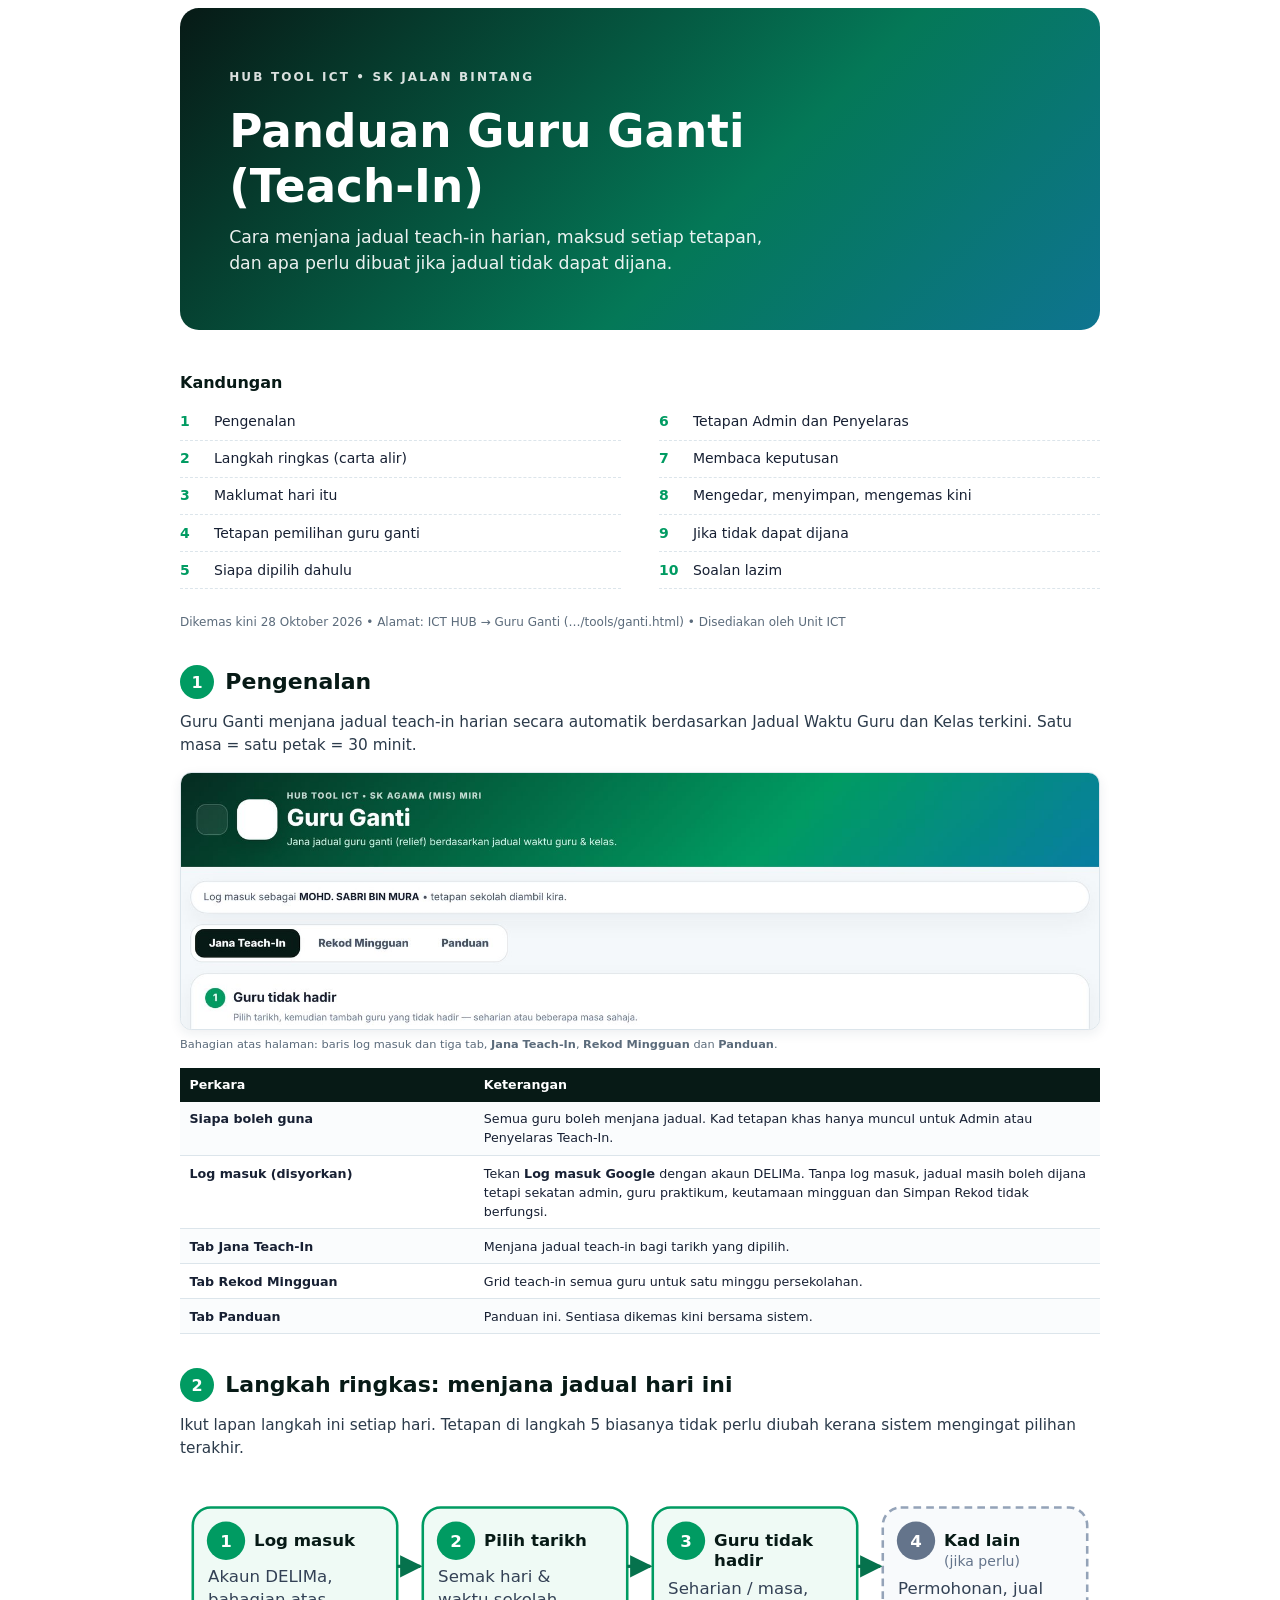
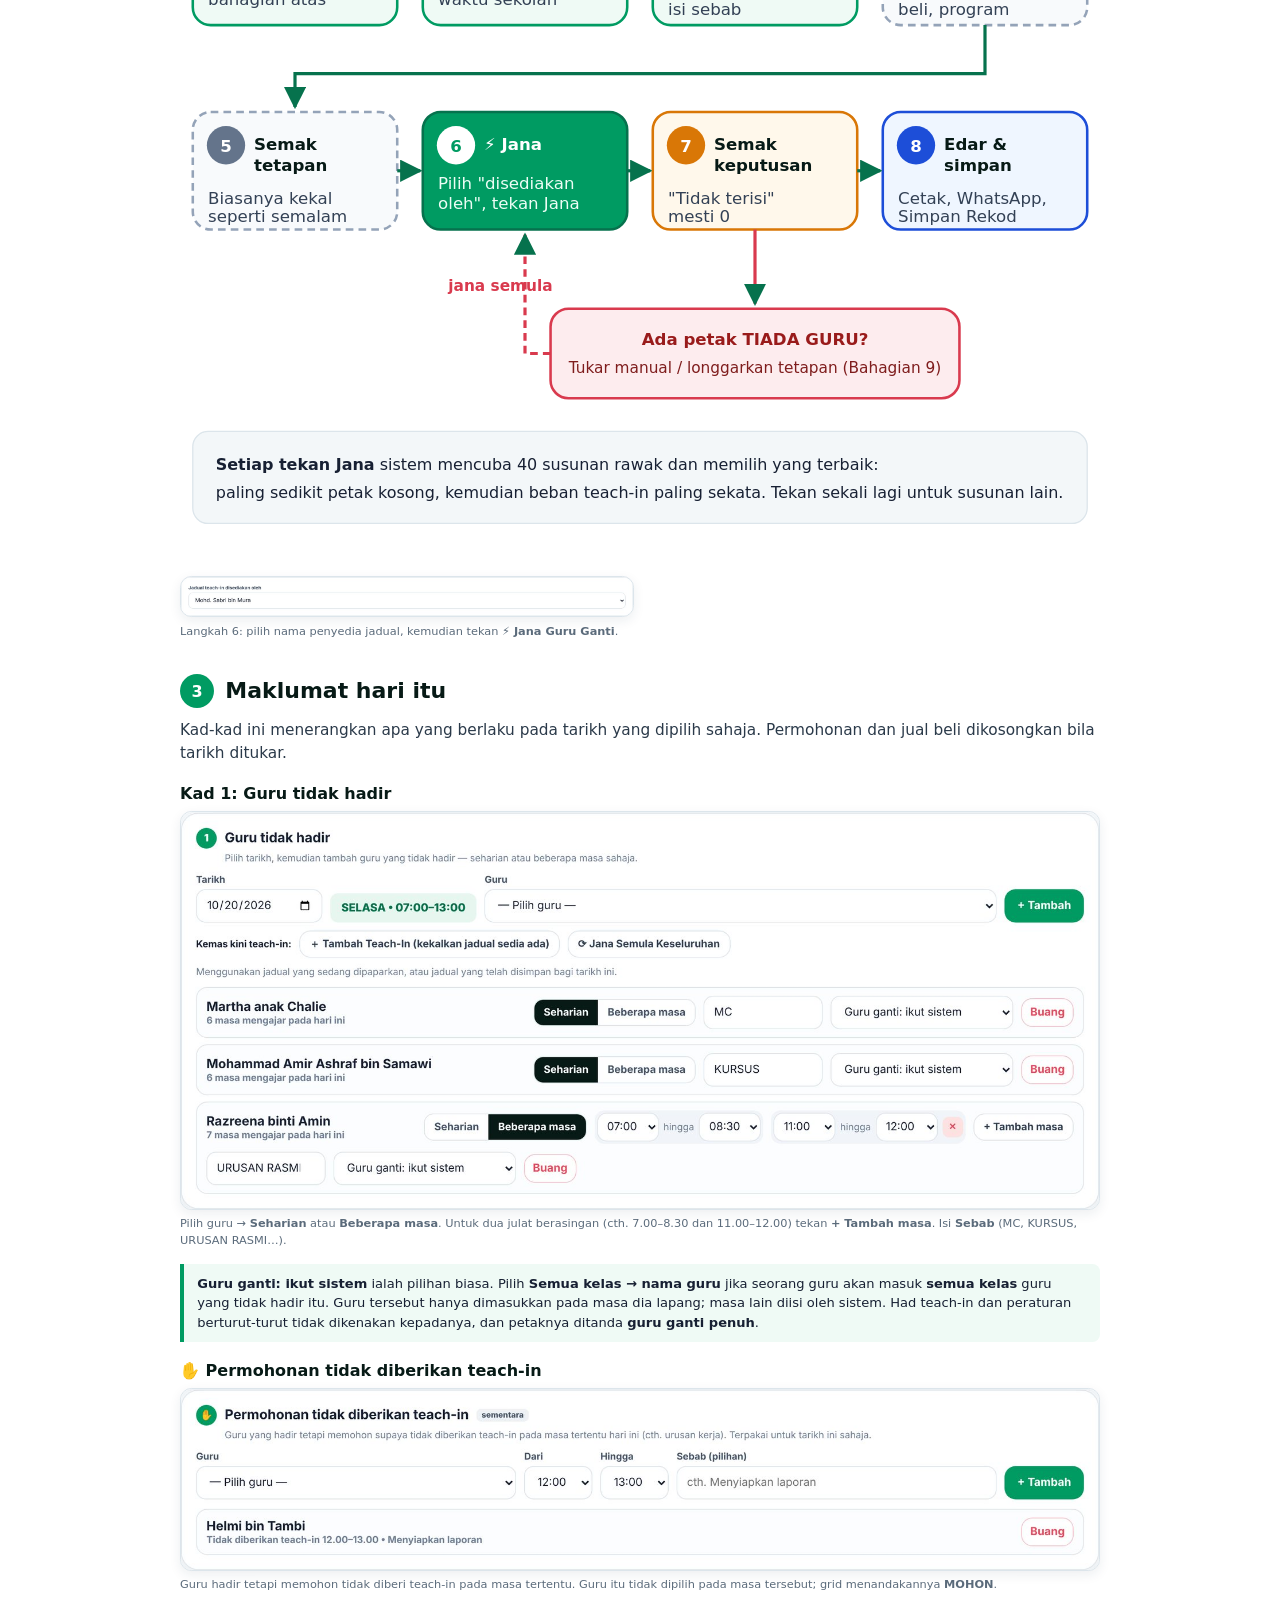
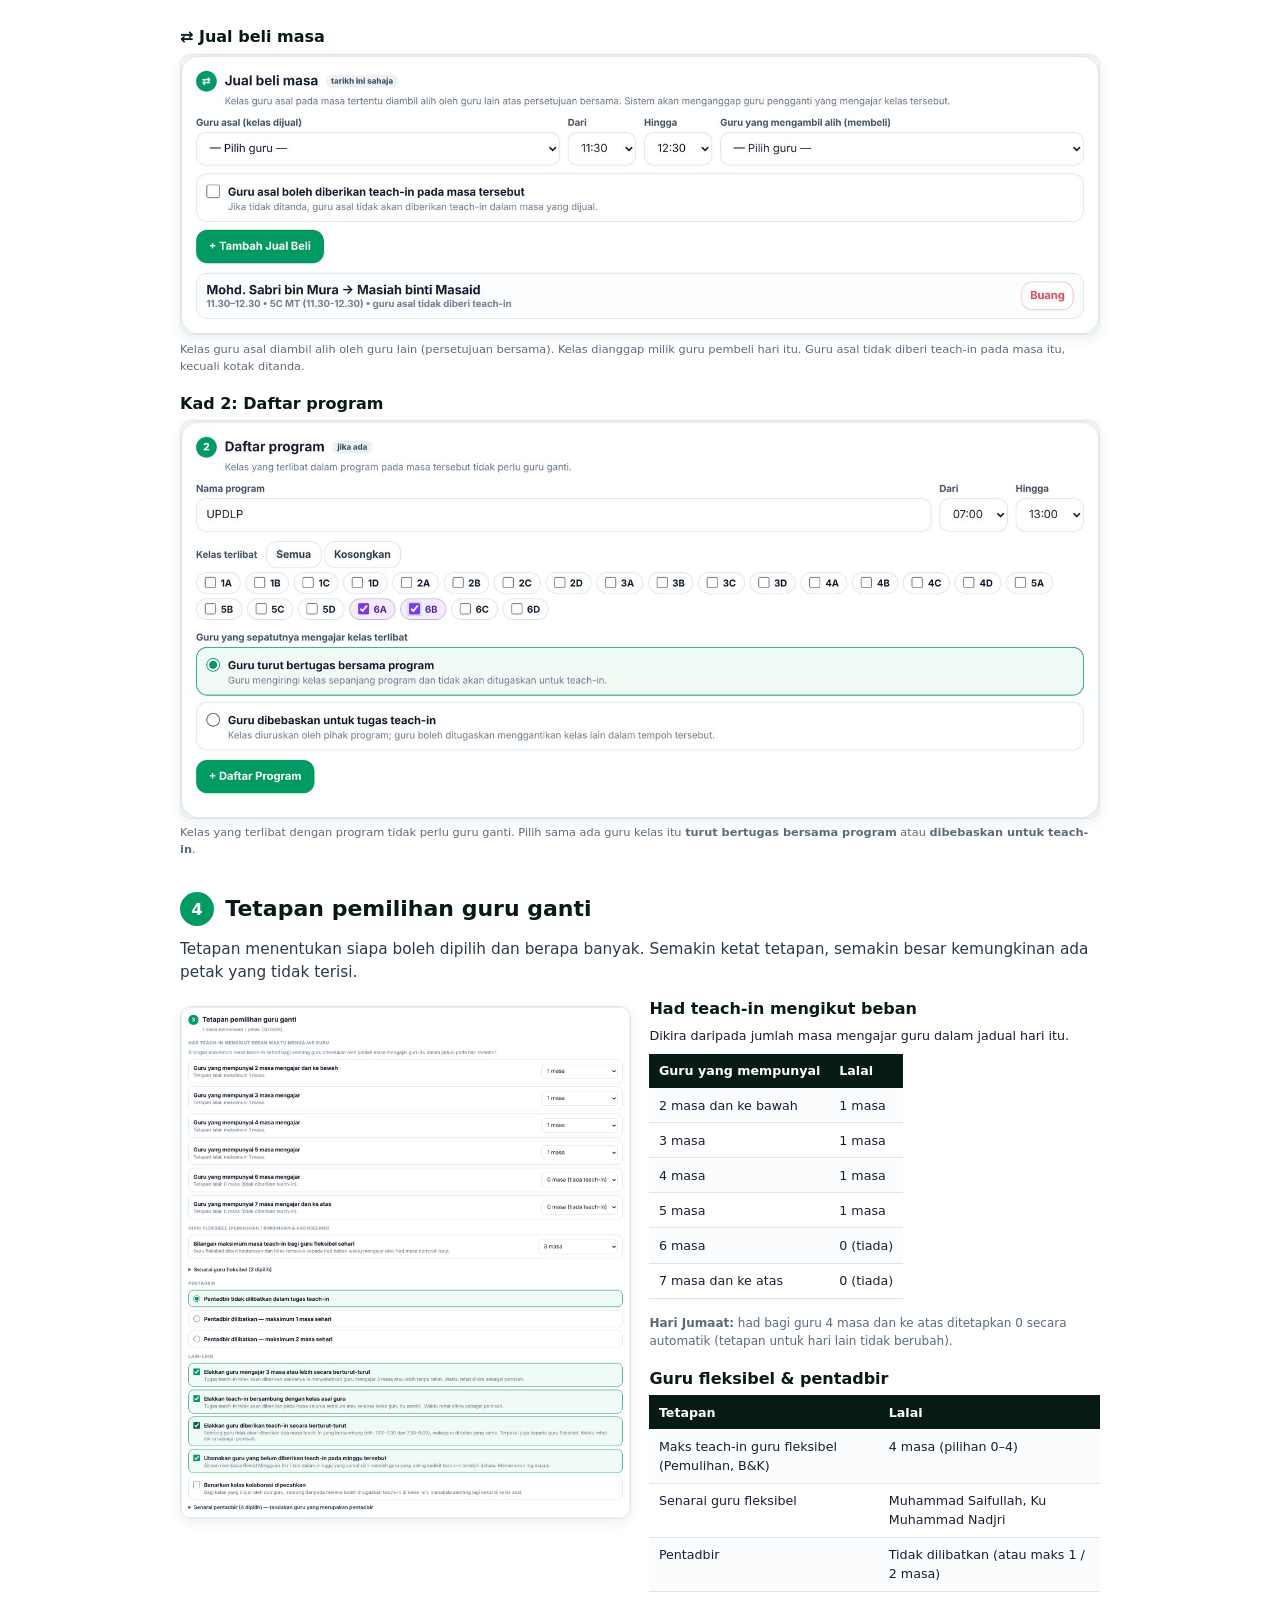
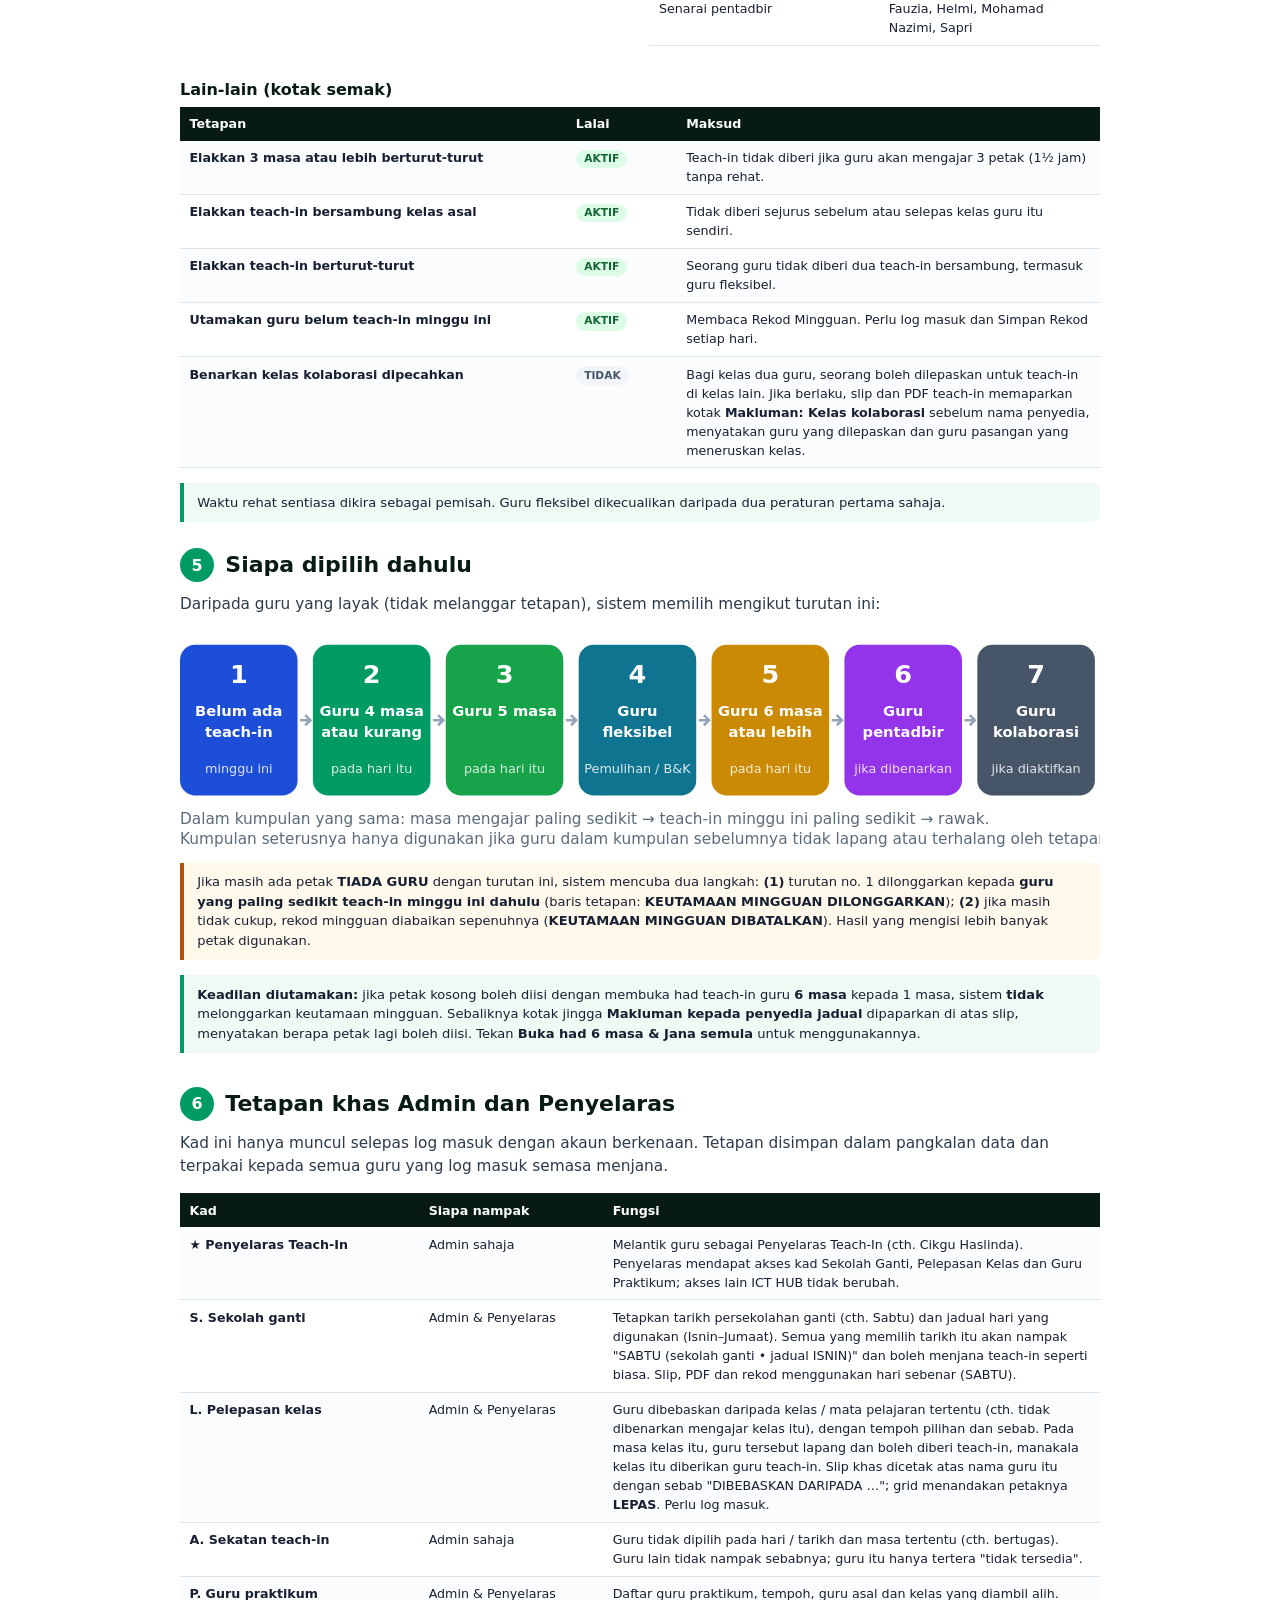
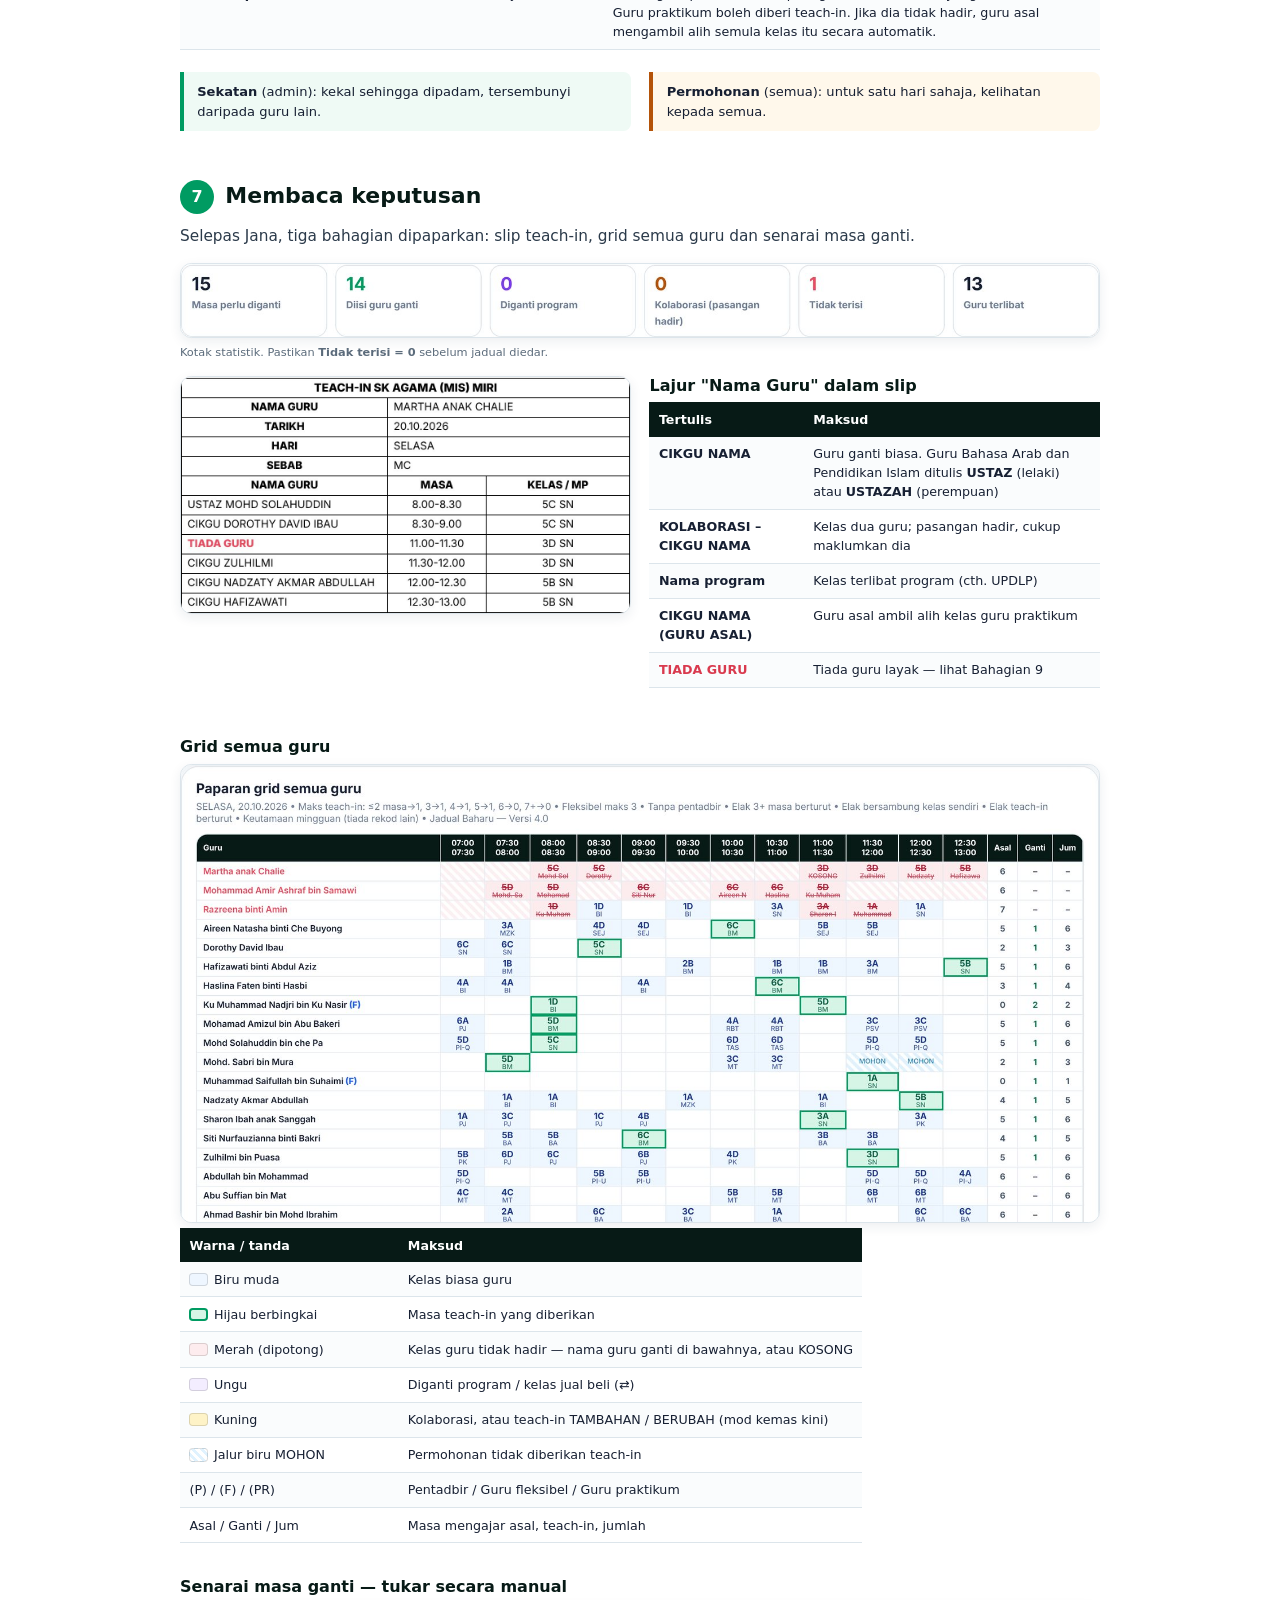
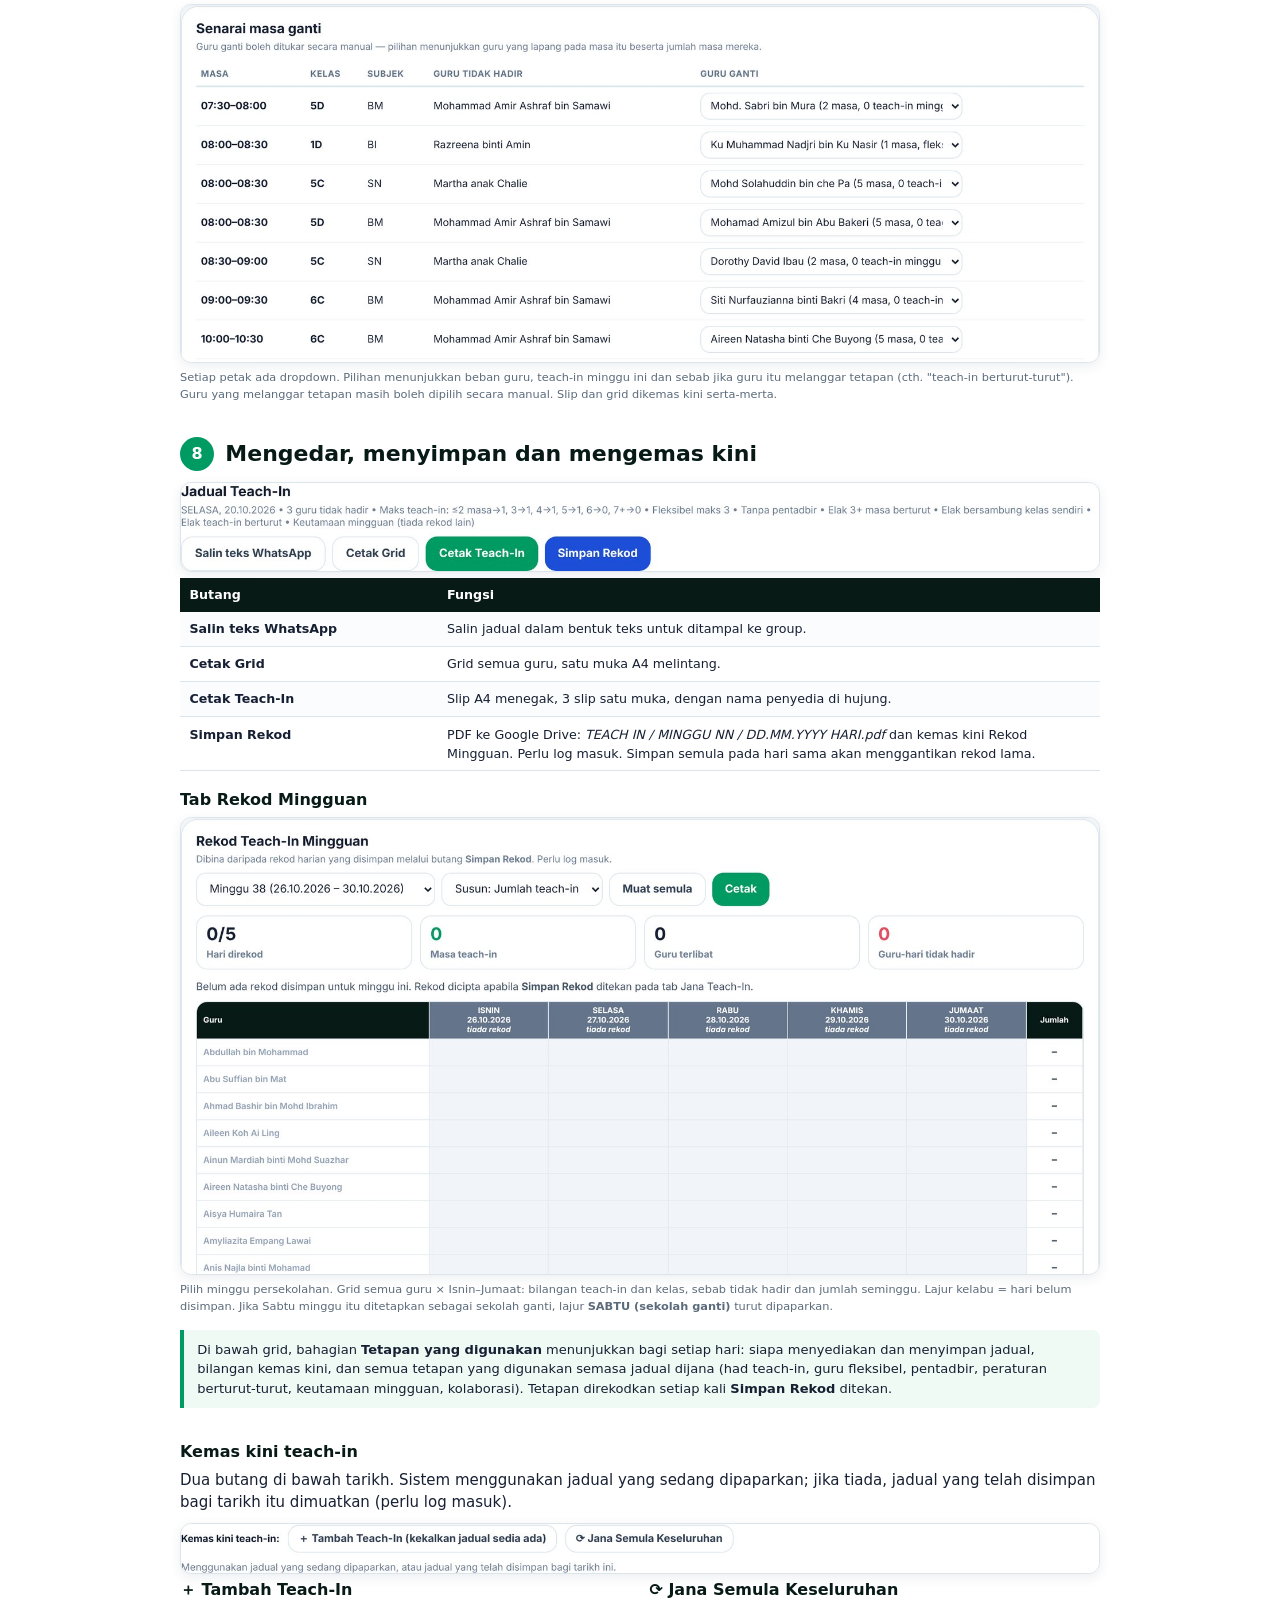
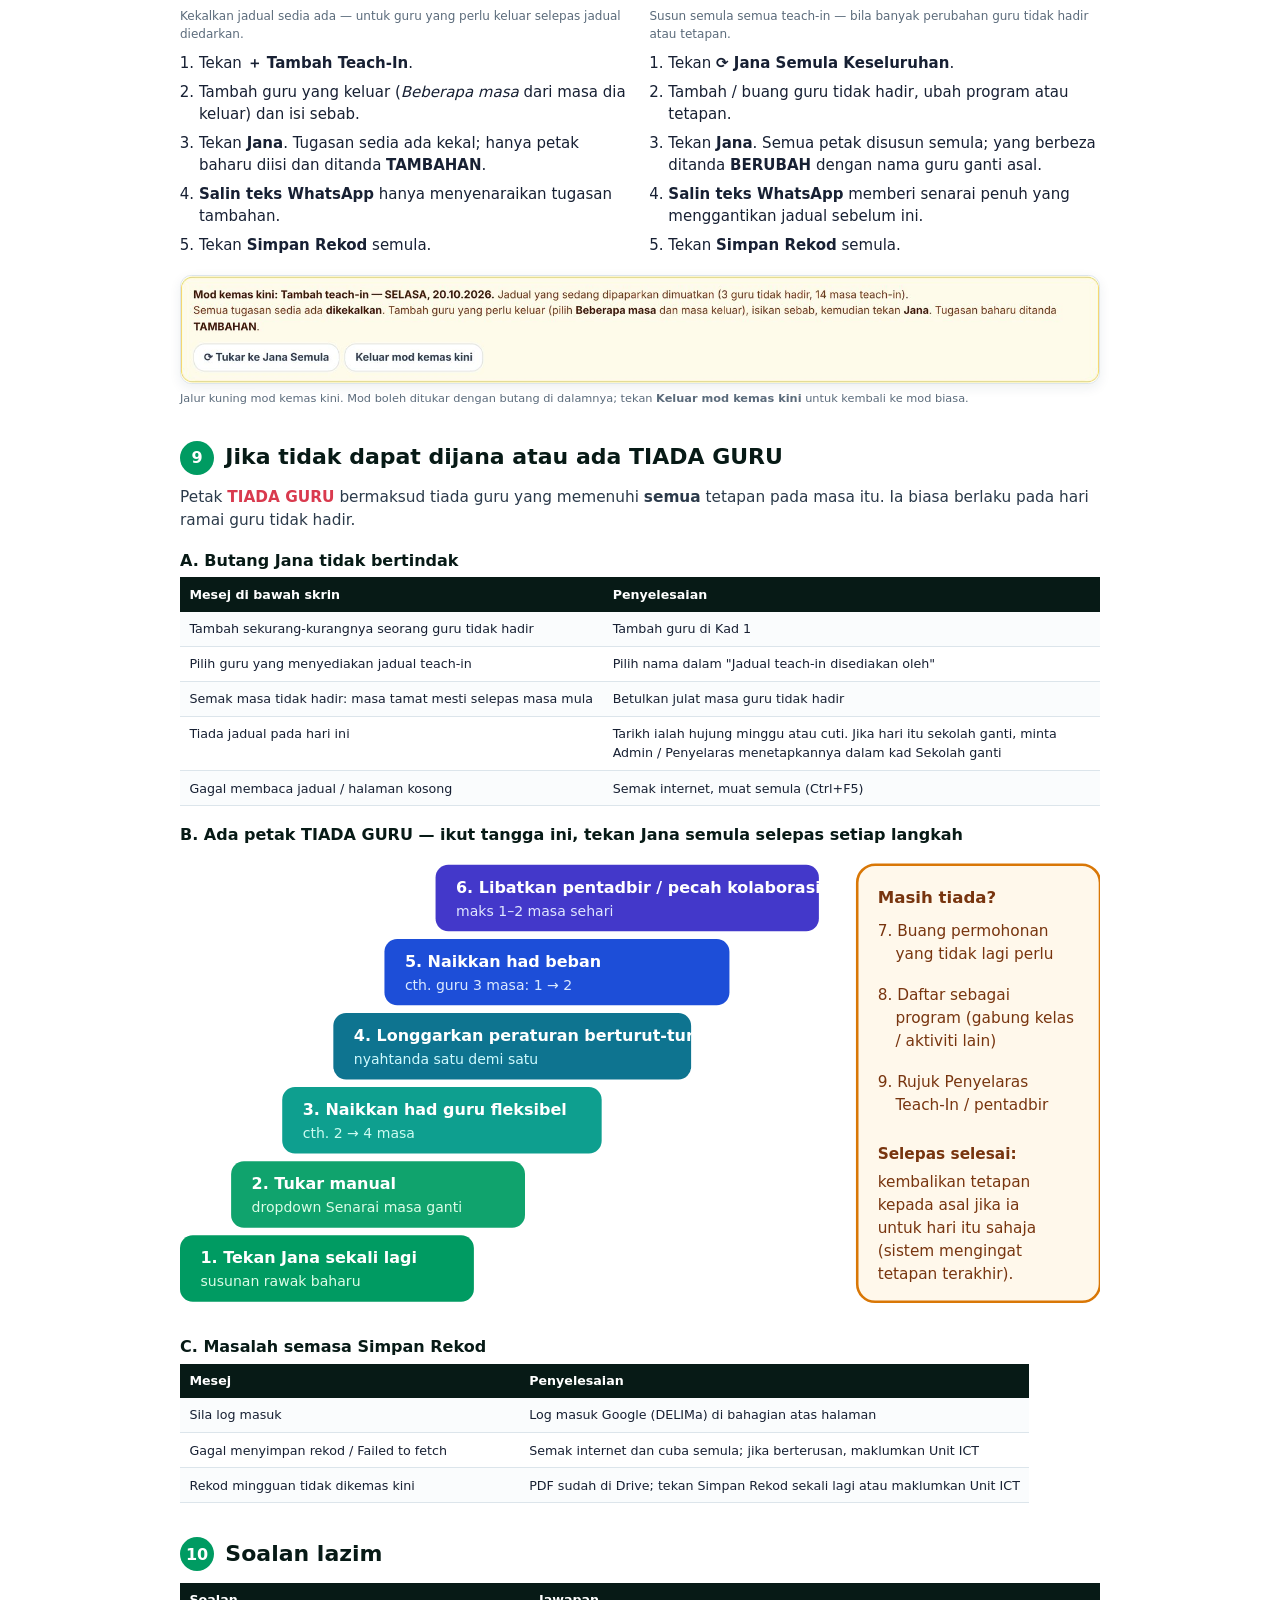
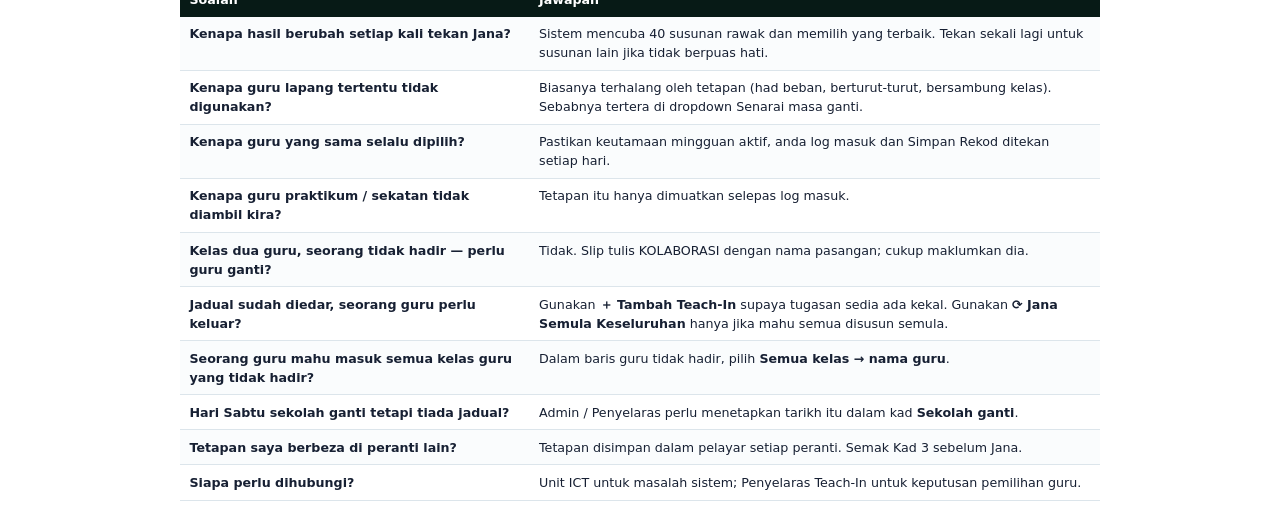
<file: panduan-ganti.html>
<!DOCTYPE html>
<html lang="ms">
<head>
<script src="./site-config.js"></script>
<meta charset="UTF-8">
<meta name="viewport" content="width=device-width, initial-scale=1">
<title>Panduan Guru Ganti (Teach-In) — ICT HUB</title>
<!-- SUMBER TUNGGAL panduan Guru Ganti: dipaparkan dalam tab "Panduan" ganti.html dan digunakan untuk menjana PDF. Kemas kini fail ini apabila ciri ganti.html berubah. -->
<style>
  @page { size: A4; margin: 14mm 14mm 16mm; }
  .pg{ --g:#009b62; --gd:#06724d; --navy:#071a16; --ink:#172033; --mut:#5b6b7b; --line:#dce5eb; --red:#d93a4e; --amber:#b45309; --blue:#1d4ed8; --soft:#f3f7f9; }
  .pg, .pg *{ box-sizing:border-box; }
  .pg{ margin:0; font-family:Inter, "DejaVu Sans", sans-serif; color:var(--ink); font-size:10.5pt; line-height:1.5; }
  .pg h1, .pg h2, .pg h3{ margin:0; line-height:1.2; }
  .pg h2{ font-size:17pt; color:var(--navy); margin:0 0 3mm; display:flex; align-items:center; gap:3mm; }
  .pg h2 .no{ display:inline-grid; place-items:center; width:9mm; height:9mm; border-radius:50%; background:var(--g); color:#fff; font-size:12pt; flex:none; }
  .pg h3{ font-size:12pt; margin:5mm 0 2mm; color:var(--navy); }
  .pg p{ margin:0 0 2.5mm; }
  .pg .lead{ font-size:11.5pt; color:#2b3a4a; margin-bottom:4mm; }
  .pg section{ break-before:page; }
  .pg section.cont{ break-before:auto; margin-top:7mm; }
  .pg .shot{ border:1px solid var(--line); border-radius:3mm; overflow:hidden; margin:2mm 0 1.5mm; box-shadow:0 1mm 3mm #18314d14; background:#fff; }
  .pg .shot img{ display:block; width:100%; }
  .pg .cap{ font-size:8.5pt; color:var(--mut); margin:0 0 4mm; }
  .pg table{ page-break-inside:avoid; width:100%; border-collapse:collapse; margin:1mm 0 4mm; font-size:9.5pt; }
  .pg th{ background:var(--navy); color:#fff; text-align:left; padding:2mm 2.5mm; font-weight:700; }
  .pg td{ border-bottom:1px solid var(--line); padding:2mm 2.5mm; vertical-align:top; }
  .pg tr:nth-child(even) td{ background:#fafcfd; }
  .pg td.k{ font-weight:700; white-space:nowrap; }
  .pg .pill{ display:inline-block; border-radius:99px; padding:.3mm 2.2mm; font-size:8pt; font-weight:800; }
  .pg .on{ background:#dcfce7; color:#166534; } .pg .off{ background:#f1f5f9; color:#475569; }
  .pg .tip{ border-left:1.2mm solid var(--g); background:#effaf5; padding:2.5mm 3.5mm; border-radius:0 2mm 2mm 0; margin:2mm 0 4mm; font-size:9.8pt; }
  .pg .warn{ border-left-color:var(--amber); background:#fff8eb; }
  .pg .grid2{ display:grid; grid-template-columns:1fr 1fr; gap:5mm; align-items:start; }
  .pg .sw{ display:inline-block; width:5mm; height:3.6mm; border-radius:1mm; vertical-align:-.6mm; margin-right:1.5mm; border:1px solid #0002; }
  .pg ol.steps{ padding-left:5mm; margin:0 0 3mm; } .pg ol.steps li{ margin-bottom:1.6mm; }
  /* cover */
  .pg .cover{ height:265mm; display:flex; flex-direction:column; justify-content:space-between; break-after:page; }
  .pg .cover .band{ background:linear-gradient(135deg,#071a16,#047857 60%,#0e7490); color:#fff; border-radius:5mm; padding:16mm 13mm 14mm; }
  .pg .cover .kick{ letter-spacing:.18em; font-size:9pt; font-weight:800; opacity:.85; }
  .pg .cover h1{ font-size:34pt; margin:5mm 0 3mm; }
  .pg .cover .sub{ font-size:13pt; opacity:.92; max-width:150mm; }
  .pg .toc{ columns:2; column-gap:10mm; font-size:10.5pt; }
  .pg .toc div{ break-inside:avoid; padding:2mm 0; border-bottom:1px dashed var(--line); display:flex; gap:3mm; }
  .pg .toc b{ color:var(--g); width:6mm; }
  .pg .meta{ font-size:9pt; color:var(--mut); }
  .pg svg text{ font-family:Inter, "DejaVu Sans", sans-serif; }
  .pg .avoid{ break-inside:avoid; }

  /* Paparan skrin (tab Panduan dalam ganti.html, atau buka halaman ini terus) */
  @media screen {
    .pg{ max-width:920px; margin:0 auto; font-size:15px; }
    .pg section{ break-before:auto; margin-top:34px; }
    .pg .cover{ height:auto; gap:24px; }
    .pg .toc{ columns:2 220px; }
    .pg .grid2{ grid-template-columns:repeat(auto-fit,minmax(280px,1fr)); }
    .pg table{ display:block; overflow-x:auto; }
    .pg h2{ font-size:22px; }
  }</style>
</head>
<body>
<div class="pg">

<!-- ============ COVER ============ -->
<div class="cover">
  <div class="band">
    <div class="kick">HUB TOOL ICT • SK JALAN BINTANG</div>
    <h1>Panduan Guru Ganti<br>(Teach-In)</h1>
    <div class="sub">Cara menjana jadual teach-in harian, maksud setiap tetapan, dan apa perlu dibuat jika jadual tidak dapat dijana.</div>
  </div>
  <div>
    <h3 style="margin-bottom:3mm">Kandungan</h3>
    <div class="toc">
      <div><b>1</b>Pengenalan</div>
      <div><b>2</b>Langkah ringkas (carta alir)</div>
      <div><b>3</b>Maklumat hari itu</div>
      <div><b>4</b>Tetapan pemilihan guru ganti</div>
      <div><b>5</b>Siapa dipilih dahulu</div>
      <div><b>6</b>Tetapan Admin dan Penyelaras</div>
      <div><b>7</b>Membaca keputusan</div>
      <div><b>8</b>Mengedar, menyimpan, mengemas kini</div>
      <div><b>9</b>Jika tidak dapat dijana</div>
      <div><b>10</b>Soalan lazim</div>
    </div>
  </div>
  <div class="meta">Dikemas kini 28 Oktober 2026 • Alamat: ICT HUB → Guru Ganti (…/tools/ganti.html) • Disediakan oleh Unit ICT</div>
</div>

<!-- ============ 1. PENGENALAN ============ -->
<section style="break-before:auto">
  <h2><span class="no">1</span>Pengenalan</h2>
  <p class="lead">Guru Ganti menjana jadual teach-in harian secara automatik berdasarkan Jadual Waktu Guru dan Kelas terkini. Satu masa = satu petak = 30 minit.</p>
  <div class="shot"><img src="panduan-ganti/top.jpg"></div>
  <p class="cap">Bahagian atas halaman: baris log masuk dan tiga tab, <b>Jana Teach-In</b>, <b>Rekod Mingguan</b> dan <b>Panduan</b>.</p>
  <table>
    <tr><th style="width:32%">Perkara</th><th>Keterangan</th></tr>
    <tr><td class="k">Siapa boleh guna</td><td>Semua guru boleh menjana jadual. Kad tetapan khas hanya muncul untuk Admin atau Penyelaras Teach-In.</td></tr>
    <tr><td class="k">Log masuk (disyorkan)</td><td>Tekan <b>Log masuk Google</b> dengan akaun DELIMa. Tanpa log masuk, jadual masih boleh dijana tetapi sekatan admin, guru praktikum, keutamaan mingguan dan Simpan Rekod tidak berfungsi.</td></tr>
    <tr><td class="k">Tab Jana Teach-In</td><td>Menjana jadual teach-in bagi tarikh yang dipilih.</td></tr>
    <tr><td class="k">Tab Rekod Mingguan</td><td>Grid teach-in semua guru untuk satu minggu persekolahan.</td></tr>
    <tr><td class="k">Tab Panduan</td><td>Panduan ini. Sentiasa dikemas kini bersama sistem.</td></tr>
  </table>
</section>

<!-- ============ 2. CARTA ALIR ============ -->
<section>
  <h2><span class="no">2</span>Langkah ringkas: menjana jadual hari ini</h2>
  <p class="lead">Ikut lapan langkah ini setiap hari. Tetapan di langkah 5 biasanya tidak perlu diubah kerana sistem mengingat pilihan terakhir.</p>
  <svg viewBox="0 0 720 520" width="100%" style="margin:2mm 0 4mm">
    <defs>
      <marker id="ar" viewBox="0 0 10 10" refX="9" refY="5" markerWidth="7" markerHeight="7" orient="auto"><path d="M0,0 L10,5 L0,10 z" fill="#06724d"/></marker>
    </defs>
    <!-- row 1 -->
    <g font-size="13">
      <rect x="10" y="20" width="160" height="92" rx="14" fill="#effaf5" stroke="#009b62" stroke-width="2"/>
      <circle cx="36" cy="46" r="15" fill="#009b62"/><text x="36" y="51" text-anchor="middle" fill="#fff" font-weight="800">1</text>
      <text x="58" y="50" font-weight="800" fill="#071a16">Log masuk</text>
      <text x="22" y="78" fill="#334155">Akaun DELIMa,</text><text x="22" y="96" fill="#334155">bahagian atas</text>

      <rect x="190" y="20" width="160" height="92" rx="14" fill="#effaf5" stroke="#009b62" stroke-width="2"/>
      <circle cx="216" cy="46" r="15" fill="#009b62"/><text x="216" y="51" text-anchor="middle" fill="#fff" font-weight="800">2</text>
      <text x="238" y="50" font-weight="800" fill="#071a16">Pilih tarikh</text>
      <text x="202" y="78" fill="#334155">Semak hari &amp;</text><text x="202" y="96" fill="#334155">waktu sekolah</text>

      <rect x="370" y="20" width="160" height="92" rx="14" fill="#effaf5" stroke="#009b62" stroke-width="2"/>
      <circle cx="396" cy="46" r="15" fill="#009b62"/><text x="396" y="51" text-anchor="middle" fill="#fff" font-weight="800">3</text>
      <text x="418" y="50" font-weight="800" fill="#071a16">Guru tidak</text><text x="418" y="66" font-weight="800" fill="#071a16">hadir</text>
      <text x="382" y="88" fill="#334155">Seharian / masa,</text><text x="382" y="104" fill="#334155">isi sebab</text>

      <rect x="550" y="20" width="160" height="92" rx="14" fill="#f8fafc" stroke="#94a3b8" stroke-width="2" stroke-dasharray="6 4"/>
      <circle cx="576" cy="46" r="15" fill="#64748b"/><text x="576" y="51" text-anchor="middle" fill="#fff" font-weight="800">4</text>
      <text x="598" y="50" font-weight="800" fill="#071a16">Kad lain</text><text x="598" y="66" fill="#64748b" font-size="11">(jika perlu)</text>
      <text x="562" y="88" fill="#334155">Permohonan, jual</text><text x="562" y="104" fill="#334155">beli, program</text>
    </g>
    <path d="M170,66 L188,66" stroke="#06724d" stroke-width="2.5" marker-end="url(#ar)"/>
    <path d="M350,66 L368,66" stroke="#06724d" stroke-width="2.5" marker-end="url(#ar)"/>
    <path d="M530,66 L548,66" stroke="#06724d" stroke-width="2.5" marker-end="url(#ar)"/>
    <path d="M630,112 L630,150 L90,150 L90,176" fill="none" stroke="#06724d" stroke-width="2.5" marker-end="url(#ar)"/>
    <!-- row 2 -->
    <g font-size="13">
      <rect x="10" y="180" width="160" height="92" rx="14" fill="#f8fafc" stroke="#94a3b8" stroke-width="2" stroke-dasharray="6 4"/>
      <circle cx="36" cy="206" r="15" fill="#64748b"/><text x="36" y="211" text-anchor="middle" fill="#fff" font-weight="800">5</text>
      <text x="58" y="210" font-weight="800" fill="#071a16">Semak</text><text x="58" y="226" font-weight="800" fill="#071a16">tetapan</text>
      <text x="22" y="252" fill="#334155">Biasanya kekal</text><text x="22" y="266" fill="#334155">seperti semalam</text>

      <rect x="190" y="180" width="160" height="92" rx="14" fill="#009b62" stroke="#06724d" stroke-width="2"/>
      <circle cx="216" cy="206" r="15" fill="#fff"/><text x="216" y="211" text-anchor="middle" fill="#009b62" font-weight="800">6</text>
      <text x="238" y="210" font-weight="800" fill="#fff">⚡ Jana</text>
      <text x="202" y="240" fill="#ecfdf5">Pilih "disediakan</text><text x="202" y="256" fill="#ecfdf5">oleh", tekan Jana</text>

      <rect x="370" y="180" width="160" height="92" rx="14" fill="#fff8eb" stroke="#d97706" stroke-width="2"/>
      <circle cx="396" cy="206" r="15" fill="#d97706"/><text x="396" y="211" text-anchor="middle" fill="#fff" font-weight="800">7</text>
      <text x="418" y="210" font-weight="800" fill="#071a16">Semak</text><text x="418" y="226" font-weight="800" fill="#071a16">keputusan</text>
      <text x="382" y="252" fill="#334155">"Tidak terisi"</text><text x="382" y="266" fill="#334155">mesti 0</text>

      <rect x="550" y="180" width="160" height="92" rx="14" fill="#eff6ff" stroke="#1d4ed8" stroke-width="2"/>
      <circle cx="576" cy="206" r="15" fill="#1d4ed8"/><text x="576" y="211" text-anchor="middle" fill="#fff" font-weight="800">8</text>
      <text x="598" y="210" font-weight="800" fill="#071a16">Edar &amp;</text><text x="598" y="226" font-weight="800" fill="#071a16">simpan</text>
      <text x="562" y="252" fill="#334155">Cetak, WhatsApp,</text><text x="562" y="266" fill="#334155">Simpan Rekod</text>
    </g>
    <path d="M170,226 L188,226" stroke="#06724d" stroke-width="2.5" marker-end="url(#ar)"/>
    <path d="M350,226 L368,226" stroke="#06724d" stroke-width="2.5" marker-end="url(#ar)"/>
    <path d="M530,226 L548,226" stroke="#06724d" stroke-width="2.5" marker-end="url(#ar)"/>
    <!-- loop for unfilled -->
    <path d="M450,272 L450,330" fill="none" stroke="#d93a4e" stroke-width="2.5" marker-end="url(#ar)"/>
    <rect x="290" y="334" width="320" height="70" rx="14" fill="#fdecee" stroke="#d93a4e" stroke-width="2"/>
    <text x="450" y="362" text-anchor="middle" font-weight="800" fill="#991b1b" font-size="13">Ada petak TIADA GURU?</text>
    <text x="450" y="384" text-anchor="middle" fill="#7f1d1d" font-size="12">Tukar manual / longgarkan tetapan (Bahagian 9)</text>
    <path d="M290,369 L270,369 L270,276" fill="none" stroke="#d93a4e" stroke-width="2.5" stroke-dasharray="6 4" marker-end="url(#ar)"/>
    <text x="210" y="320" fill="#d93a4e" font-size="12" font-weight="700">jana semula</text>
    <!-- note -->
    <rect x="10" y="430" width="700" height="72" rx="12" fill="#f3f7f9" stroke="#dce5eb"/>
    <text x="28" y="460" font-size="12.5" fill="#172033"><tspan font-weight="800">Setiap tekan Jana</tspan> sistem mencuba 40 susunan rawak dan memilih yang terbaik:</text>
    <text x="28" y="482" font-size="12.5" fill="#172033">paling sedikit petak kosong, kemudian beban teach-in paling sekata. Tekan sekali lagi untuk susunan lain.</text>
  </svg>
  <div class="shot" style="max-width:120mm"><img src="panduan-ganti/by.jpg"></div>
  <p class="cap">Langkah 6: pilih nama penyedia jadual, kemudian tekan <b>⚡ Jana Guru Ganti</b>.</p>
</section>

<!-- ============ 3. MAKLUMAT HARI ITU ============ -->
<section>
  <h2><span class="no">3</span>Maklumat hari itu</h2>
  <p class="lead">Kad-kad ini menerangkan apa yang berlaku pada tarikh yang dipilih sahaja. Permohonan dan jual beli dikosongkan bila tarikh ditukar.</p>
  <h3>Kad 1: Guru tidak hadir</h3>
  <div class="shot"><img src="panduan-ganti/abs.jpg"></div>
  <p class="cap">Pilih guru → <b>Seharian</b> atau <b>Beberapa masa</b>. Untuk dua julat berasingan (cth. 7.00–8.30 dan 11.00–12.00) tekan <b>+ Tambah masa</b>. Isi <b>Sebab</b> (MC, KURSUS, URUSAN RASMI…).</p>
  <div class="tip"><b>Guru ganti: ikut sistem</b> ialah pilihan biasa. Pilih <b>Semua kelas → nama guru</b> jika seorang guru akan masuk <b>semua kelas</b> guru yang tidak hadir itu. Guru tersebut hanya dimasukkan pada masa dia lapang; masa lain diisi oleh sistem. Had teach-in dan peraturan berturut-turut tidak dikenakan kepadanya, dan petaknya ditanda <b>guru ganti penuh</b>.</div>
  <h3>✋ Permohonan tidak diberikan teach-in</h3>
  <div class="shot"><img src="panduan-ganti/hold.jpg"></div>
  <p class="cap">Guru hadir tetapi memohon tidak diberi teach-in pada masa tertentu. Guru itu tidak dipilih pada masa tersebut; grid menandakannya <b>MOHON</b>.</p>
</section>
<section>
  <h3 style="margin-top:0">⇄ Jual beli masa</h3>
  <div class="shot"><img src="panduan-ganti/swap.jpg"></div>
  <p class="cap">Kelas guru asal diambil alih oleh guru lain (persetujuan bersama). Kelas dianggap milik guru pembeli hari itu. Guru asal tidak diberi teach-in pada masa itu, kecuali kotak ditanda.</p>
  <h3>Kad 2: Daftar program</h3>
  <div class="shot"><img src="panduan-ganti/prog.jpg"></div>
  <p class="cap">Kelas yang terlibat dengan program tidak perlu guru ganti. Pilih sama ada guru kelas itu <b>turut bertugas bersama program</b> atau <b>dibebaskan untuk teach-in</b>.</p>
</section>

<!-- ============ 4. TETAPAN ============ -->
<section>
  <h2><span class="no">4</span>Tetapan pemilihan guru ganti</h2>
  <p class="lead">Tetapan menentukan siapa boleh dipilih dan berapa banyak. Semakin ketat tetapan, semakin besar kemungkinan ada petak yang tidak terisi.</p>
  <div class="grid2">
    <div class="shot"><img src="panduan-ganti/set.jpg"></div>
    <div>
      <h3 style="margin-top:0">Had teach-in mengikut beban</h3>
      <p style="font-size:9.5pt">Dikira daripada jumlah masa mengajar guru dalam jadual hari itu.</p>
      <table>
        <tr><th>Guru yang mempunyai</th><th>Lalai</th></tr>
        <tr><td>2 masa dan ke bawah</td><td>1 masa</td></tr>
        <tr><td>3 masa</td><td>1 masa</td></tr>
        <tr><td>4 masa</td><td>1 masa</td></tr>
        <tr><td>5 masa</td><td>1 masa</td></tr>
        <tr><td>6 masa</td><td>0 (tiada)</td></tr>
        <tr><td>7 masa dan ke atas</td><td>0 (tiada)</td></tr>
      </table>
      <p class="meta"><b>Hari Jumaat:</b> had bagi guru 4 masa dan ke atas ditetapkan 0 secara automatik (tetapan untuk hari lain tidak berubah).</p>
      <h3>Guru fleksibel &amp; pentadbir</h3>
      <table>
        <tr><th>Tetapan</th><th>Lalai</th></tr>
        <tr><td>Maks teach-in guru fleksibel (Pemulihan, B&amp;K)</td><td>4 masa (pilihan 0–4)</td></tr>
        <tr><td>Senarai guru fleksibel</td><td>Muhammad Saifullah, Ku Muhammad Nadjri</td></tr>
        <tr><td>Pentadbir</td><td>Tidak dilibatkan (atau maks 1 / 2 masa)</td></tr>
        <tr><td>Senarai pentadbir</td><td>Fauzia, Helmi, Mohamad Nazimi, Sapri</td></tr>
      </table>
    </div>
  </div>
  <div class="avoid">
  <h3>Lain-lain (kotak semak)</h3>
  <table>
    <tr><th style="width:42%">Tetapan</th><th style="width:12%">Lalai</th><th>Maksud</th></tr>
    <tr><td class="k" style="white-space:normal">Elakkan 3 masa atau lebih berturut-turut</td><td><span class="pill on">AKTIF</span></td><td>Teach-in tidak diberi jika guru akan mengajar 3 petak (1½ jam) tanpa rehat.</td></tr>
    <tr><td class="k" style="white-space:normal">Elakkan teach-in bersambung kelas asal</td><td><span class="pill on">AKTIF</span></td><td>Tidak diberi sejurus sebelum atau selepas kelas guru itu sendiri.</td></tr>
    <tr><td class="k" style="white-space:normal">Elakkan teach-in berturut-turut</td><td><span class="pill on">AKTIF</span></td><td>Seorang guru tidak diberi dua teach-in bersambung, termasuk guru fleksibel.</td></tr>
    <tr><td class="k" style="white-space:normal">Utamakan guru belum teach-in minggu ini</td><td><span class="pill on">AKTIF</span></td><td>Membaca Rekod Mingguan. Perlu log masuk dan Simpan Rekod setiap hari.</td></tr>
    <tr><td class="k" style="white-space:normal">Benarkan kelas kolaborasi dipecahkan</td><td><span class="pill off">TIDAK</span></td><td>Bagi kelas dua guru, seorang boleh dilepaskan untuk teach-in di kelas lain. Jika berlaku, slip dan PDF teach-in memaparkan kotak <b>Makluman: Kelas kolaborasi</b> sebelum nama penyedia, menyatakan guru yang dilepaskan dan guru pasangan yang meneruskan kelas.</td></tr>
  </table>
  <div class="tip">Waktu rehat sentiasa dikira sebagai pemisah. Guru fleksibel dikecualikan daripada dua peraturan pertama sahaja.</div>
  </div>
</section>

<!-- ============ 5. KEUTAMAAN ============ -->
<section class="cont avoid">
  <h2><span class="no">5</span>Siapa dipilih dahulu</h2>
  <p class="lead">Daripada guru yang layak (tidak melanggar tetapan), sistem memilih mengikut turutan ini:</p>
  <svg viewBox="0 0 720 170" width="100%">
    <g font-size="12">
      <rect x="0" y="10" width="92" height="118" rx="12" fill="#1d4ed8"/>
      <text x="46.0" y="40" text-anchor="middle" fill="#fff" font-weight="800" font-size="20">1</text>
      <text x="46.0" y="66" text-anchor="middle" fill="#fff" font-weight="800" font-size="11.5">Belum ada</text>
      <text x="46.0" y="82" text-anchor="middle" fill="#fff" font-weight="800" font-size="11.5">teach-in</text>
      <text x="46.0" y="110" text-anchor="middle" fill="#fff" fill-opacity=".85" font-size="10">minggu ini</text>
      <path d="M94,69 l8,0 m-4,-4 l4,4 l-4,4" stroke="#94a3b8" stroke-width="2" fill="none"/>
      <rect x="104" y="10" width="92" height="118" rx="12" fill="#009b62"/>
      <text x="150.0" y="40" text-anchor="middle" fill="#fff" font-weight="800" font-size="20">2</text>
      <text x="150.0" y="66" text-anchor="middle" fill="#fff" font-weight="800" font-size="11.5">Guru 4 masa</text>
      <text x="150.0" y="82" text-anchor="middle" fill="#fff" font-weight="800" font-size="11.5">atau kurang</text>
      <text x="150.0" y="110" text-anchor="middle" fill="#fff" fill-opacity=".85" font-size="10">pada hari itu</text>
      <path d="M198,69 l8,0 m-4,-4 l4,4 l-4,4" stroke="#94a3b8" stroke-width="2" fill="none"/>
      <rect x="208" y="10" width="92" height="118" rx="12" fill="#16a34a"/>
      <text x="254.0" y="40" text-anchor="middle" fill="#fff" font-weight="800" font-size="20">3</text>
      <text x="254.0" y="66" text-anchor="middle" fill="#fff" font-weight="800" font-size="11.5">Guru 5 masa</text>
      <text x="254.0" y="110" text-anchor="middle" fill="#fff" fill-opacity=".85" font-size="10">pada hari itu</text>
      <path d="M302,69 l8,0 m-4,-4 l4,4 l-4,4" stroke="#94a3b8" stroke-width="2" fill="none"/>
      <rect x="312" y="10" width="92" height="118" rx="12" fill="#0e7490"/>
      <text x="358.0" y="40" text-anchor="middle" fill="#fff" font-weight="800" font-size="20">4</text>
      <text x="358.0" y="66" text-anchor="middle" fill="#fff" font-weight="800" font-size="11.5">Guru</text>
      <text x="358.0" y="82" text-anchor="middle" fill="#fff" font-weight="800" font-size="11.5">fleksibel</text>
      <text x="358.0" y="110" text-anchor="middle" fill="#fff" fill-opacity=".85" font-size="10">Pemulihan / B&amp;K</text>
      <path d="M406,69 l8,0 m-4,-4 l4,4 l-4,4" stroke="#94a3b8" stroke-width="2" fill="none"/>
      <rect x="416" y="10" width="92" height="118" rx="12" fill="#ca8a04"/>
      <text x="462.0" y="40" text-anchor="middle" fill="#fff" font-weight="800" font-size="20">5</text>
      <text x="462.0" y="66" text-anchor="middle" fill="#fff" font-weight="800" font-size="11.5">Guru 6 masa</text>
      <text x="462.0" y="82" text-anchor="middle" fill="#fff" font-weight="800" font-size="11.5">atau lebih</text>
      <text x="462.0" y="110" text-anchor="middle" fill="#fff" fill-opacity=".85" font-size="10">pada hari itu</text>
      <path d="M510,69 l8,0 m-4,-4 l4,4 l-4,4" stroke="#94a3b8" stroke-width="2" fill="none"/>
      <rect x="520" y="10" width="92" height="118" rx="12" fill="#9333ea"/>
      <text x="566.0" y="40" text-anchor="middle" fill="#fff" font-weight="800" font-size="20">6</text>
      <text x="566.0" y="66" text-anchor="middle" fill="#fff" font-weight="800" font-size="11.5">Guru</text>
      <text x="566.0" y="82" text-anchor="middle" fill="#fff" font-weight="800" font-size="11.5">pentadbir</text>
      <text x="566.0" y="110" text-anchor="middle" fill="#fff" fill-opacity=".85" font-size="10">jika dibenarkan</text>
      <path d="M614,69 l8,0 m-4,-4 l4,4 l-4,4" stroke="#94a3b8" stroke-width="2" fill="none"/>
      <rect x="624" y="10" width="92" height="118" rx="12" fill="#475569"/>
      <text x="670.0" y="40" text-anchor="middle" fill="#fff" font-weight="800" font-size="20">7</text>
      <text x="670.0" y="66" text-anchor="middle" fill="#fff" font-weight="800" font-size="11.5">Guru</text>
      <text x="670.0" y="82" text-anchor="middle" fill="#fff" font-weight="800" font-size="11.5">kolaborasi</text>
      <text x="670.0" y="110" text-anchor="middle" fill="#fff" fill-opacity=".85" font-size="10">jika diaktifkan</text>
    </g>
    <text x="0" y="150" font-size="12" fill="#5b6b7b">Dalam kumpulan yang sama: masa mengajar paling sedikit → teach-in minggu ini paling sedikit → rawak.</text>
    <text x="0" y="166" font-size="12" fill="#5b6b7b">Kumpulan seterusnya hanya digunakan jika guru dalam kumpulan sebelumnya tidak lapang atau terhalang oleh tetapan.</text>
  </svg>
  <div class="tip warn">Jika masih ada petak <b>TIADA GURU</b> dengan turutan ini, sistem mencuba dua langkah: <b>(1)</b> turutan no. 1 dilonggarkan kepada <b>guru yang paling sedikit teach-in minggu ini dahulu</b> (baris tetapan: <b>KEUTAMAAN MINGGUAN DILONGGARKAN</b>); <b>(2)</b> jika masih tidak cukup, rekod mingguan diabaikan sepenuhnya (<b>KEUTAMAAN MINGGUAN DIBATALKAN</b>). Hasil yang mengisi lebih banyak petak digunakan.</div>
  <div class="tip"><b>Keadilan diutamakan:</b> jika petak kosong boleh diisi dengan membuka had teach-in guru <b>6 masa</b> kepada 1 masa, sistem <b>tidak</b> melonggarkan keutamaan mingguan. Sebaliknya kotak jingga <b>Makluman kepada penyedia jadual</b> dipaparkan di atas slip, menyatakan berapa petak lagi boleh diisi. Tekan <b>Buka had 6 masa &amp; Jana semula</b> untuk menggunakannya.</div>
</section>

<!-- ============ 6. ADMIN ============ -->
<section>
  <h2><span class="no">6</span>Tetapan khas Admin dan Penyelaras</h2>
  <p class="lead">Kad ini hanya muncul selepas log masuk dengan akaun berkenaan. Tetapan disimpan dalam pangkalan data dan terpakai kepada semua guru yang log masuk semasa menjana.</p>
  <table>
    <tr><th style="width:26%">Kad</th><th style="width:20%">Siapa nampak</th><th>Fungsi</th></tr>
    <tr><td class="k">★ Penyelaras Teach-In</td><td>Admin sahaja</td><td>Melantik guru sebagai Penyelaras Teach-In (cth. Cikgu Haslinda). Penyelaras mendapat akses kad Sekolah Ganti, Pelepasan Kelas dan Guru Praktikum; akses lain ICT HUB tidak berubah.</td></tr>
    <tr><td class="k">S. Sekolah ganti</td><td>Admin &amp; Penyelaras</td><td>Tetapkan tarikh persekolahan ganti (cth. Sabtu) dan jadual hari yang digunakan (Isnin–Jumaat). Semua yang memilih tarikh itu akan nampak "SABTU (sekolah ganti • jadual ISNIN)" dan boleh menjana teach-in seperti biasa. Slip, PDF dan rekod menggunakan hari sebenar (SABTU).</td></tr>
    <tr><td class="k">L. Pelepasan kelas</td><td>Admin &amp; Penyelaras</td><td>Guru dibebaskan daripada kelas / mata pelajaran tertentu (cth. tidak dibenarkan mengajar kelas itu), dengan tempoh pilihan dan sebab. Pada masa kelas itu, guru tersebut lapang dan boleh diberi teach-in, manakala kelas itu diberikan guru teach-in. Slip khas dicetak atas nama guru itu dengan sebab "DIBEBASKAN DARIPADA …"; grid menandakan petaknya <b>LEPAS</b>. Perlu log masuk.</td></tr>
    <tr><td class="k">A. Sekatan teach-in</td><td>Admin sahaja</td><td>Guru tidak dipilih pada hari / tarikh dan masa tertentu (cth. bertugas). Guru lain tidak nampak sebabnya; guru itu hanya tertera "tidak tersedia".</td></tr>
    <tr><td class="k">P. Guru praktikum</td><td>Admin &amp; Penyelaras</td><td>Daftar guru praktikum, tempoh, guru asal dan kelas yang diambil alih. Guru praktikum boleh diberi teach-in. Jika dia tidak hadir, guru asal mengambil alih semula kelas itu secara automatik.</td></tr>
  </table>
  <div class="grid2">
    <div class="tip"><b>Sekatan</b> (admin): kekal sehingga dipadam, tersembunyi daripada guru lain.</div>
    <div class="tip warn"><b>Permohonan</b> (semua): untuk satu hari sahaja, kelihatan kepada semua.</div>
  </div>
</section>

<!-- ============ 7. KEPUTUSAN ============ -->
<section>
  <h2><span class="no">7</span>Membaca keputusan</h2>
  <p class="lead">Selepas Jana, tiga bahagian dipaparkan: slip teach-in, grid semua guru dan senarai masa ganti.</p>
  <div class="shot"><img src="panduan-ganti/stats.jpg"></div>
  <p class="cap">Kotak statistik. Pastikan <b>Tidak terisi = 0</b> sebelum jadual diedar.</p>
  <div class="grid2">
    <div class="shot" style="margin-top:0"><img src="panduan-ganti/slip.jpg"></div>
    <div>
      <h3 style="margin-top:0">Lajur "Nama Guru" dalam slip</h3>
      <table>
        <tr><th>Tertulis</th><th>Maksud</th></tr>
        <tr><td class="k" style="white-space:normal">CIKGU NAMA</td><td>Guru ganti biasa. Guru Bahasa Arab dan Pendidikan Islam ditulis <b>USTAZ</b> (lelaki) atau <b>USTAZAH</b> (perempuan)</td></tr>
        <tr><td class="k" style="white-space:normal">KOLABORASI – CIKGU NAMA</td><td>Kelas dua guru; pasangan hadir, cukup maklumkan dia</td></tr>
        <tr><td class="k">Nama program</td><td>Kelas terlibat program (cth. UPDLP)</td></tr>
        <tr><td class="k" style="white-space:normal">CIKGU NAMA (GURU ASAL)</td><td>Guru asal ambil alih kelas guru praktikum</td></tr>
        <tr><td class="k" style="color:var(--red)">TIADA GURU</td><td>Tiada guru layak — lihat Bahagian 9</td></tr>
      </table>
    </div>
  </div>
</section>
<section>
  <h3 style="margin-top:0">Grid semua guru</h3>
  <div class="shot"><img src="panduan-ganti/grid.jpg"></div>
  <table>
    <tr><th style="width:32%">Warna / tanda</th><th>Maksud</th></tr>
    <tr><td><span class="sw" style="background:#eef6ff"></span>Biru muda</td><td>Kelas biasa guru</td></tr>
    <tr><td><span class="sw" style="background:#d7f5e6;border:2px solid #009b62"></span>Hijau berbingkai</td><td>Masa teach-in yang diberikan</td></tr>
    <tr><td><span class="sw" style="background:#fdecee"></span>Merah (dipotong)</td><td>Kelas guru tidak hadir — nama guru ganti di bawahnya, atau KOSONG</td></tr>
    <tr><td><span class="sw" style="background:#f3edff"></span>Ungu</td><td>Diganti program / kelas jual beli (⇄)</td></tr>
    <tr><td><span class="sw" style="background:#fef3c7"></span>Kuning</td><td>Kolaborasi, atau teach-in TAMBAHAN / BERUBAH (mod kemas kini)</td></tr>
    <tr><td><span class="sw" style="background:repeating-linear-gradient(45deg,#fff,#fff 3px,#e0f2fe 3px,#e0f2fe 6px)"></span>Jalur biru MOHON</td><td>Permohonan tidak diberikan teach-in</td></tr>
    <tr><td>(P) / (F) / (PR)</td><td>Pentadbir / Guru fleksibel / Guru praktikum</td></tr>
    <tr><td>Asal / Ganti / Jum</td><td>Masa mengajar asal, teach-in, jumlah</td></tr>
  </table>
</section>
<section>
  <h3 style="margin-top:0">Senarai masa ganti — tukar secara manual</h3>
  <div class="shot"><img src="panduan-ganti/list.jpg"></div>
  <p class="cap">Setiap petak ada dropdown. Pilihan menunjukkan beban guru, teach-in minggu ini dan sebab jika guru itu melanggar tetapan (cth. "teach-in berturut-turut"). Guru yang melanggar tetapan masih boleh dipilih secara manual. Slip dan grid dikemas kini serta-merta.</p>
</section>

<!-- ============ 8. EDAR & SIMPAN ============ -->
<section>
  <h2><span class="no">8</span>Mengedar, menyimpan dan mengemas kini</h2>
  <div class="shot"><img src="panduan-ganti/buttons.jpg"></div>
  <table>
    <tr><th style="width:28%">Butang</th><th>Fungsi</th></tr>
    <tr><td class="k">Salin teks WhatsApp</td><td>Salin jadual dalam bentuk teks untuk ditampal ke group.</td></tr>
    <tr><td class="k">Cetak Grid</td><td>Grid semua guru, satu muka A4 melintang.</td></tr>
    <tr><td class="k">Cetak Teach-In</td><td>Slip A4 menegak, 3 slip satu muka, dengan nama penyedia di hujung.</td></tr>
    <tr><td class="k">Simpan Rekod</td><td>PDF ke Google Drive: <i>TEACH IN / MINGGU NN / DD.MM.YYYY HARI.pdf</i> dan kemas kini Rekod Mingguan. Perlu log masuk. Simpan semula pada hari sama akan menggantikan rekod lama.</td></tr>
  </table>
  <h3>Tab Rekod Mingguan</h3>
  <div class="shot"><img src="panduan-ganti/weekly.jpg"></div>
  <p class="cap">Pilih minggu persekolahan. Grid semua guru × Isnin–Jumaat: bilangan teach-in dan kelas, sebab tidak hadir dan jumlah seminggu. Lajur kelabu = hari belum disimpan. Jika Sabtu minggu itu ditetapkan sebagai sekolah ganti, lajur <b>SABTU (sekolah ganti)</b> turut dipaparkan.</p>
  <div class="tip">Di bawah grid, bahagian <b>Tetapan yang digunakan</b> menunjukkan bagi setiap hari: siapa menyediakan dan menyimpan jadual, bilangan kemas kini, dan semua tetapan yang digunakan semasa jadual dijana (had teach-in, guru fleksibel, pentadbir, peraturan berturut-turut, keutamaan mingguan, kolaborasi). Tetapan direkodkan setiap kali <b>Simpan Rekod</b> ditekan.</div>
</section>
<section>
  <h3 style="margin-top:0">Kemas kini teach-in</h3>
  <p>Dua butang di bawah tarikh. Sistem menggunakan jadual yang sedang dipaparkan; jika tiada, jadual yang telah disimpan bagi tarikh itu dimuatkan (perlu log masuk).</p>
  <div class="shot"><img src="panduan-ganti/updbtns.jpg"></div>
  <div class="grid2">
    <div>
      <h3 style="margin-top:0">＋ Tambah Teach-In</h3>
      <p class="meta">Kekalkan jadual sedia ada — untuk guru yang perlu keluar selepas jadual diedarkan.</p>
      <ol class="steps">
        <li>Tekan <b>＋ Tambah Teach-In</b>.</li>
        <li>Tambah guru yang keluar (<i>Beberapa masa</i> dari masa dia keluar) dan isi sebab.</li>
        <li>Tekan <b>Jana</b>. Tugasan sedia ada kekal; hanya petak baharu diisi dan ditanda <b>TAMBAHAN</b>.</li>
        <li><b>Salin teks WhatsApp</b> hanya menyenaraikan tugasan tambahan.</li>
        <li>Tekan <b>Simpan Rekod</b> semula.</li>
      </ol>
    </div>
    <div>
      <h3 style="margin-top:0">⟳ Jana Semula Keseluruhan</h3>
      <p class="meta">Susun semula semua teach-in — bila banyak perubahan guru tidak hadir atau tetapan.</p>
      <ol class="steps">
        <li>Tekan <b>⟳ Jana Semula Keseluruhan</b>.</li>
        <li>Tambah / buang guru tidak hadir, ubah program atau tetapan.</li>
        <li>Tekan <b>Jana</b>. Semua petak disusun semula; yang berbeza ditanda <b>BERUBAH</b> dengan nama guru ganti asal.</li>
        <li><b>Salin teks WhatsApp</b> memberi senarai penuh yang menggantikan jadual sebelum ini.</li>
        <li>Tekan <b>Simpan Rekod</b> semula.</li>
      </ol>
    </div>
  </div>
  <div class="shot"><img src="panduan-ganti/update.jpg"></div>
  <p class="cap">Jalur kuning mod kemas kini. Mod boleh ditukar dengan butang di dalamnya; tekan <b>Keluar mod kemas kini</b> untuk kembali ke mod biasa.</p>
</section>

<!-- ============ 9. TIDAK DAPAT DIJANA ============ -->
<section>
  <h2><span class="no">9</span>Jika tidak dapat dijana atau ada TIADA GURU</h2>
  <p class="lead">Petak <b style="color:var(--red)">TIADA GURU</b> bermaksud tiada guru yang memenuhi <b>semua</b> tetapan pada masa itu. Ia biasa berlaku pada hari ramai guru tidak hadir.</p>
  <h3>A. Butang Jana tidak bertindak</h3>
  <table>
    <tr><th style="width:46%">Mesej di bawah skrin</th><th>Penyelesaian</th></tr>
    <tr><td>Tambah sekurang-kurangnya seorang guru tidak hadir</td><td>Tambah guru di Kad 1</td></tr>
    <tr><td>Pilih guru yang menyediakan jadual teach-in</td><td>Pilih nama dalam "Jadual teach-in disediakan oleh"</td></tr>
    <tr><td>Semak masa tidak hadir: masa tamat mesti selepas masa mula</td><td>Betulkan julat masa guru tidak hadir</td></tr>
    <tr><td>Tiada jadual pada hari ini</td><td>Tarikh ialah hujung minggu atau cuti. Jika hari itu sekolah ganti, minta Admin / Penyelaras menetapkannya dalam kad Sekolah ganti</td></tr>
    <tr><td>Gagal membaca jadual / halaman kosong</td><td>Semak internet, muat semula (Ctrl+F5)</td></tr>
  </table>
  <h3>B. Ada petak TIADA GURU — ikut tangga ini, tekan Jana semula selepas setiap langkah</h3>
  <svg viewBox="0 0 720 360" width="100%">
    <g font-size="12.5">
      <rect x="0"   y="300" width="230" height="52" rx="10" fill="#009b62"/><text x="16" y="322" fill="#fff" font-weight="800">1. Tekan Jana sekali lagi</text><text x="16" y="340" fill="#dcfce7" font-size="11">susunan rawak baharu</text>
      <rect x="40"  y="242" width="230" height="52" rx="10" fill="#10a36d"/><text x="56" y="264" fill="#fff" font-weight="800">2. Tukar manual</text><text x="56" y="282" fill="#dcfce7" font-size="11">dropdown Senarai masa ganti</text>
      <rect x="80"  y="184" width="250" height="52" rx="10" fill="#0e9f8f"/><text x="96" y="206" fill="#fff" font-weight="800">3. Naikkan had guru fleksibel</text><text x="96" y="224" fill="#ccfbf1" font-size="11">cth. 2 → 4 masa</text>
      <rect x="120" y="126" width="280" height="52" rx="10" fill="#0e7490"/><text x="136" y="148" fill="#fff" font-weight="800">4. Longgarkan peraturan berturut-turut</text><text x="136" y="166" fill="#cffafe" font-size="11">nyahtanda satu demi satu</text>
      <rect x="160" y="68"  width="270" height="52" rx="10" fill="#1d4ed8"/><text x="176" y="90" fill="#fff" font-weight="800">5. Naikkan had beban</text><text x="176" y="108" fill="#dbeafe" font-size="11">cth. guru 3 masa: 1 → 2</text>
      <rect x="200" y="10"  width="300" height="52" rx="10" fill="#4338ca"/><text x="216" y="32" fill="#fff" font-weight="800">6. Libatkan pentadbir / pecah kolaborasi</text><text x="216" y="50" fill="#e0e7ff" font-size="11">maks 1–2 masa sehari</text>
    </g>
    <rect x="530" y="10" width="190" height="342" rx="14" fill="#fff8eb" stroke="#d97706" stroke-width="2"/>
    <g font-size="12" fill="#78350f">
      <text x="546" y="40" font-weight="800" font-size="13">Masih tiada?</text>
      <text x="546" y="66">7. Buang permohonan</text><text x="560" y="84">yang tidak lagi perlu</text>
      <text x="546" y="116">8. Daftar sebagai</text><text x="560" y="134">program (gabung kelas</text><text x="560" y="152">/ aktiviti lain)</text>
      <text x="546" y="184">9. Rujuk Penyelaras</text><text x="560" y="202">Teach-In / pentadbir</text>
      <text x="546" y="240" font-weight="800">Selepas selesai:</text>
      <text x="546" y="262">kembalikan tetapan</text><text x="546" y="280">kepada asal jika ia</text><text x="546" y="298">untuk hari itu sahaja</text><text x="546" y="316">(sistem mengingat</text><text x="546" y="334">tetapan terakhir).</text>
    </g>
  </svg>
  <h3>C. Masalah semasa Simpan Rekod</h3>
  <table>
    <tr><th style="width:40%">Mesej</th><th>Penyelesaian</th></tr>
    <tr><td>Sila log masuk</td><td>Log masuk Google (DELIMa) di bahagian atas halaman</td></tr>
    <tr><td>Gagal menyimpan rekod / Failed to fetch</td><td>Semak internet dan cuba semula; jika berterusan, maklumkan Unit ICT</td></tr>
    <tr><td>Rekod mingguan tidak dikemas kini</td><td>PDF sudah di Drive; tekan Simpan Rekod sekali lagi atau maklumkan Unit ICT</td></tr>
  </table>
</section>

<!-- ============ 10. FAQ ============ -->
<section>
  <h2><span class="no">10</span>Soalan lazim</h2>
  <table>
    <tr><th style="width:38%">Soalan</th><th>Jawapan</th></tr>
    <tr><td class="k" style="white-space:normal">Kenapa hasil berubah setiap kali tekan Jana?</td><td>Sistem mencuba 40 susunan rawak dan memilih yang terbaik. Tekan sekali lagi untuk susunan lain jika tidak berpuas hati.</td></tr>
    <tr><td class="k" style="white-space:normal">Kenapa guru lapang tertentu tidak digunakan?</td><td>Biasanya terhalang oleh tetapan (had beban, berturut-turut, bersambung kelas). Sebabnya tertera di dropdown Senarai masa ganti.</td></tr>
    <tr><td class="k" style="white-space:normal">Kenapa guru yang sama selalu dipilih?</td><td>Pastikan keutamaan mingguan aktif, anda log masuk dan Simpan Rekod ditekan setiap hari.</td></tr>
    <tr><td class="k" style="white-space:normal">Kenapa guru praktikum / sekatan tidak diambil kira?</td><td>Tetapan itu hanya dimuatkan selepas log masuk.</td></tr>
    <tr><td class="k" style="white-space:normal">Kelas dua guru, seorang tidak hadir — perlu guru ganti?</td><td>Tidak. Slip tulis KOLABORASI dengan nama pasangan; cukup maklumkan dia.</td></tr>
    <tr><td class="k" style="white-space:normal">Jadual sudah diedar, seorang guru perlu keluar?</td><td>Gunakan <b>＋ Tambah Teach-In</b> supaya tugasan sedia ada kekal. Gunakan <b>⟳ Jana Semula Keseluruhan</b> hanya jika mahu semua disusun semula.</td></tr>
    <tr><td class="k" style="white-space:normal">Seorang guru mahu masuk semua kelas guru yang tidak hadir?</td><td>Dalam baris guru tidak hadir, pilih <b>Semua kelas → nama guru</b>.</td></tr>
    <tr><td class="k" style="white-space:normal">Hari Sabtu sekolah ganti tetapi tiada jadual?</td><td>Admin / Penyelaras perlu menetapkan tarikh itu dalam kad <b>Sekolah ganti</b>.</td></tr>
    <tr><td class="k" style="white-space:normal">Tetapan saya berbeza di peranti lain?</td><td>Tetapan disimpan dalam pelayar setiap peranti. Semak Kad 3 sebelum Jana.</td></tr>
    <tr><td class="k" style="white-space:normal">Siapa perlu dihubungi?</td><td>Unit ICT untuk masalah sistem; Penyelaras Teach-In untuk keputusan pemilihan guru.</td></tr>
  </table>
</section>

</div>
</body>
</html>
</file>
